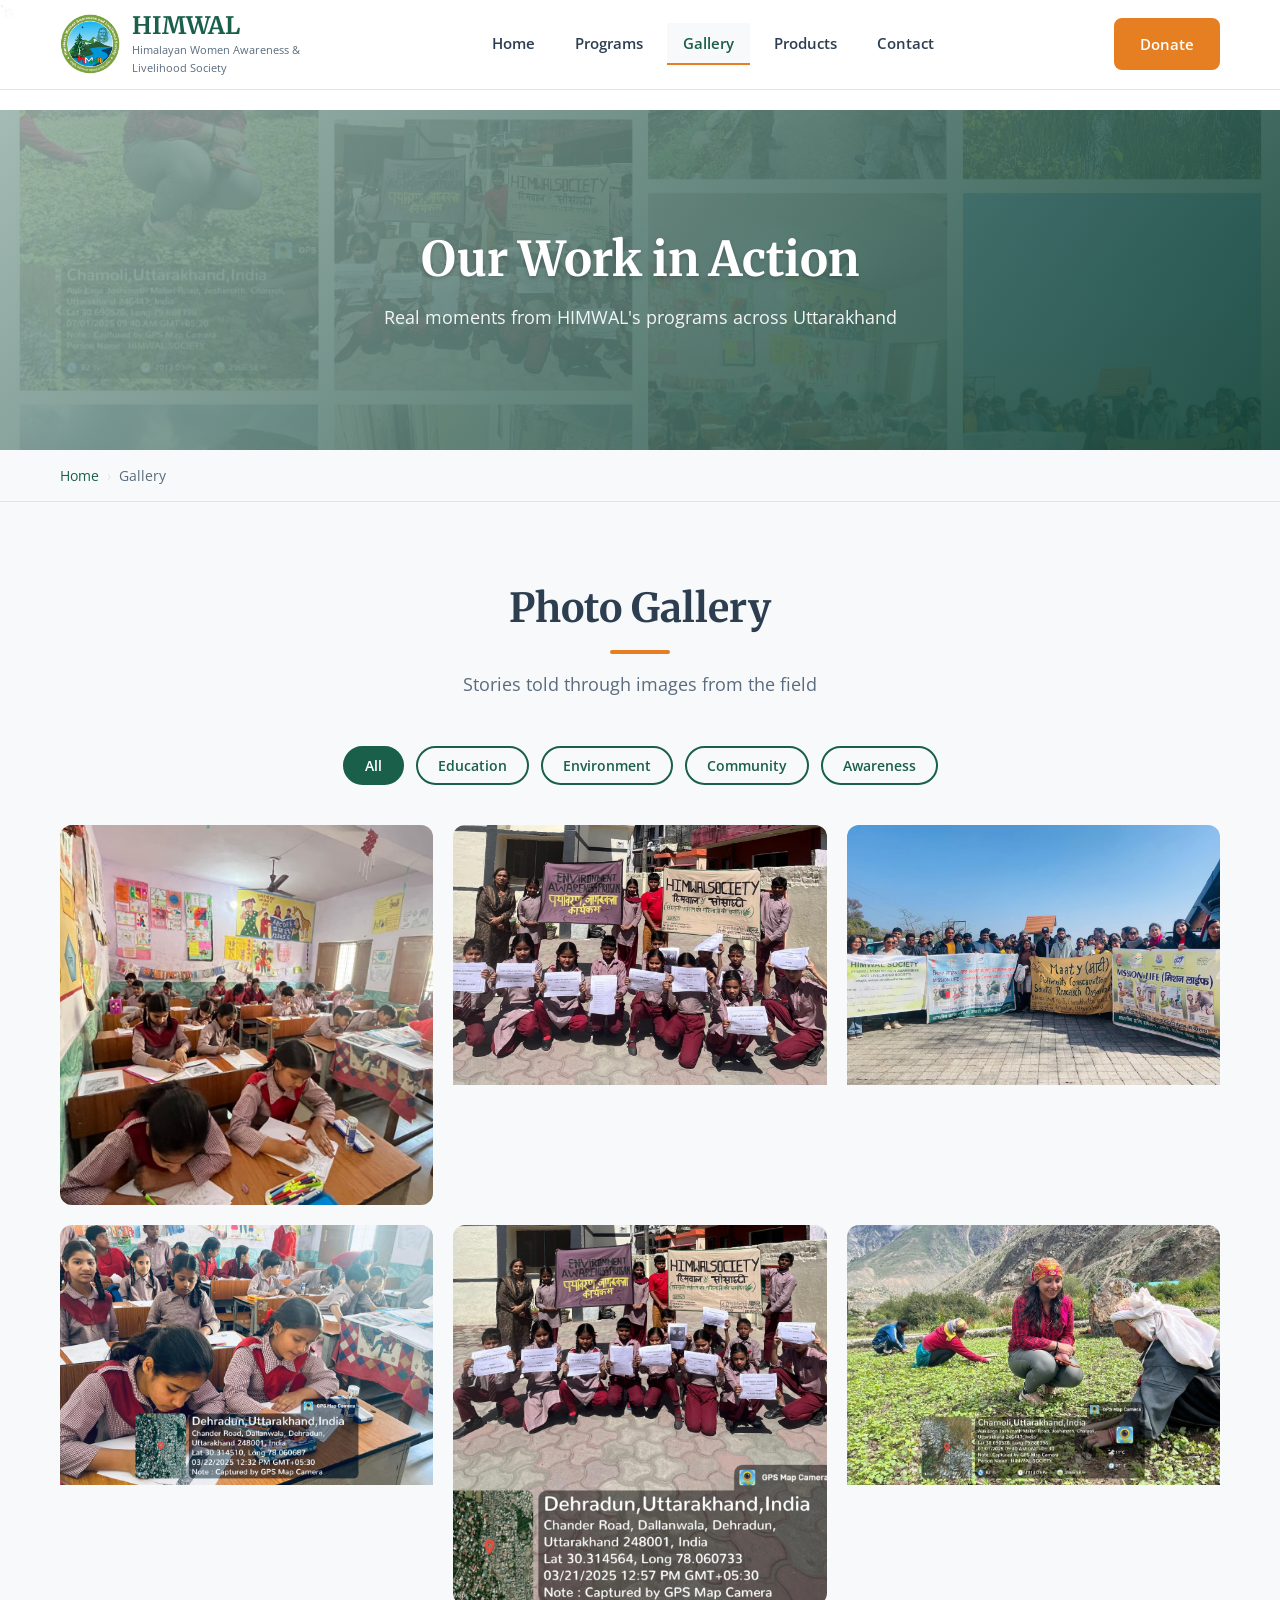
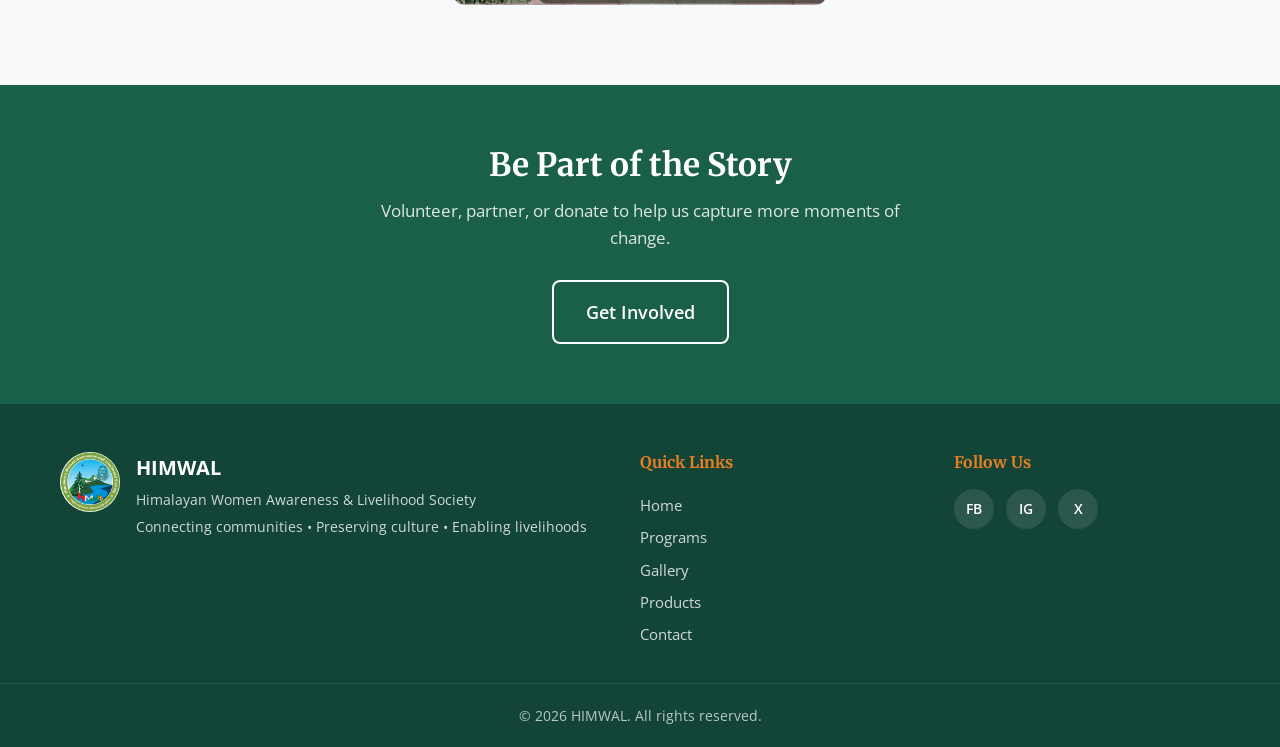
<file: gallery.html>
<!DOCTYPE html>
<html lang="en">
<head>
  <meta charset="utf-8">
  <meta name="viewport" content="width=device-width, initial-scale=1">
  <title>Our Work in Action | HIMWAL</title>
  <meta name="description" content="Photo gallery of HIMWAL's programs and community work across Uttarakhand, India.">
  <!-- Open Graph / Social sharing -->
  <meta property="og:title" content="Our Work in Action — HIMWAL">
  <meta property="og:description" content="Real moments from HIMWAL’s programs and community outreach across the Himalayas.">
  <meta property="og:image" content="https://ASM0107.github.io/HIMWAL-himwallatest/images/LOGO.jpg">
  <meta property="og:url" content="https://ASM0107.github.io/HIMWAL-himwallatest/gallery.html">
  <meta property="og:type" content="website">
  <meta name="twitter:card" content="summary_large_image">`n  <meta name="theme-color" content="#1a5f4a">
  <link rel="preconnect" href="https://fonts.googleapis.com">
  <link rel="preconnect" href="https://fonts.gstatic.com" crossorigin>
  <link href="https://fonts.googleapis.com/css2?family=Merriweather:wght@400;700&family=Open+Sans:wght@400;600&display=swap" rel="stylesheet">
  <link rel="stylesheet" href="styles.css">
  <link rel="icon" type="image/jpeg" href="images/LOGO.jpg">
</head>
<body>
<div id="site-header"></div>

<main id="main-content">

<!-- Page Hero -->
<div class="page-hero">
  <div class="page-hero-overlay"></div>
  <div class="page-hero-content">
    <h1>Our Work in Action</h1>
    <p>Real moments from HIMWAL's programs across Uttarakhand</p>
  </div>
</div>

<!-- Breadcrumb -->
<div class="breadcrumb">
  <div class="container breadcrumb-inner">
    <a href="index.html">Home</a>
    <span class="breadcrumb-sep">›</span>
    <span>Gallery</span>
  </div>
</div>

<!-- Gallery Section -->
<section class="section section-light">
  <div class="container">
    <div class="section-header">
      <h2>Photo Gallery</h2>
      <div class="section-line"></div>
      <p>Stories told through images from the field</p>
    </div>

    <!-- Filter Buttons -->
    <div class="gallery-filter">
      <button class="filter-btn active" data-filter="all">All</button>
      <button class="filter-btn" data-filter="education">Education</button>
      <button class="filter-btn" data-filter="environment">Environment</button>
      <button class="filter-btn" data-filter="community">Community</button>
      <button class="filter-btn" data-filter="awareness">Awareness</button>
    </div>

    <!-- Gallery Grid -->
    <div class="gallery-masonry">

      <div class="gallery-item tall" data-category="education" tabindex="0" role="button" aria-label="View Women's Skill Training" onkeydown="if(event.key==='Enter'||event.key===' ')this.click()">
        <img src="images/classroom.jpeg" alt="Women's skill training program" loading="lazy" width="800" height="1200">
        <div class="gallery-item-overlay">
          <span class="gallery-tag">Education</span>
          <h4>Women's Skill Training</h4>
        </div>
      </div>

      <div class="gallery-item" data-category="environment" tabindex="0" role="button" aria-label="View Glacier Awareness Day" onkeydown="if(event.key==='Enter'||event.key===' ')this.click()">
        <img src="images/kids with banners.jpeg" alt="Children participating in glacier awareness" loading="lazy" width="800" height="600">
        <div class="gallery-item-overlay">
          <span class="gallery-tag">Environment</span>
          <h4>Glacier Awareness Day</h4>
        </div>
      </div>

      <div class="gallery-item" data-category="community" tabindex="0" role="button" aria-label="View Mission Life Campaign" onkeydown="if(event.key==='Enter'||event.key===' ')this.click()">
        <img src="images/people holding banners.jpeg" alt="Community outreach Mission Life campaign" loading="lazy" width="800" height="600">
        <div class="gallery-item-overlay">
          <span class="gallery-tag">Community</span>
          <h4>Mission Life Campaign</h4>
        </div>
      </div>

      <div class="gallery-item" data-category="education" tabindex="0" role="button" aria-label="View Classroom Learning" onkeydown="if(event.key==='Enter'||event.key===' ')this.click()">
        <img src="images/classroom 2 wt details.jpeg" alt="Classroom education in Dehradun" loading="lazy" width="800" height="600">
        <div class="gallery-item-overlay">
          <span class="gallery-tag">Education</span>
          <h4>Classroom Learning</h4>
        </div>
      </div>

      <div class="gallery-item tall" data-category="awareness" tabindex="0" role="button" aria-label="View Youth Engagement" onkeydown="if(event.key==='Enter'||event.key===' ')this.click()">
        <img src="images/kids with banners and loc.jpeg" alt="Environmental awareness with children" loading="lazy" width="800" height="1200">
        <div class="gallery-item-overlay">
          <span class="gallery-tag">Awareness</span>
          <h4>Youth Engagement</h4>
        </div>
      </div>

      <div class="gallery-item" data-category="community" tabindex="0" role="button" aria-label="View Community Gathering" onkeydown="if(event.key==='Enter'||event.key===' ')this.click()">
        <img src="images/titleimg.jpeg" alt="Community gathering in the Himalayas" loading="lazy" width="800" height="600">
        <div class="gallery-item-overlay">
          <span class="gallery-tag">Community</span>
          <h4>Community Gathering</h4>
        </div>
      </div>

    </div>
  </div>
</section>

<!-- CTA -->
<div class="cta-band">
  <div class="container">
    <h2>Be Part of the Story</h2>
    <p>Volunteer, partner, or donate to help us capture more moments of change.</p>
    <a href="index.html#contact" class="btn btn-outline btn-lg">Get Involved</a>
  </div>
</div>
</main>

<div id="site-footer"></div>

<script src="layout.js"></script>
<script src="scripts.js"></script>
</body>
</html>
</file>
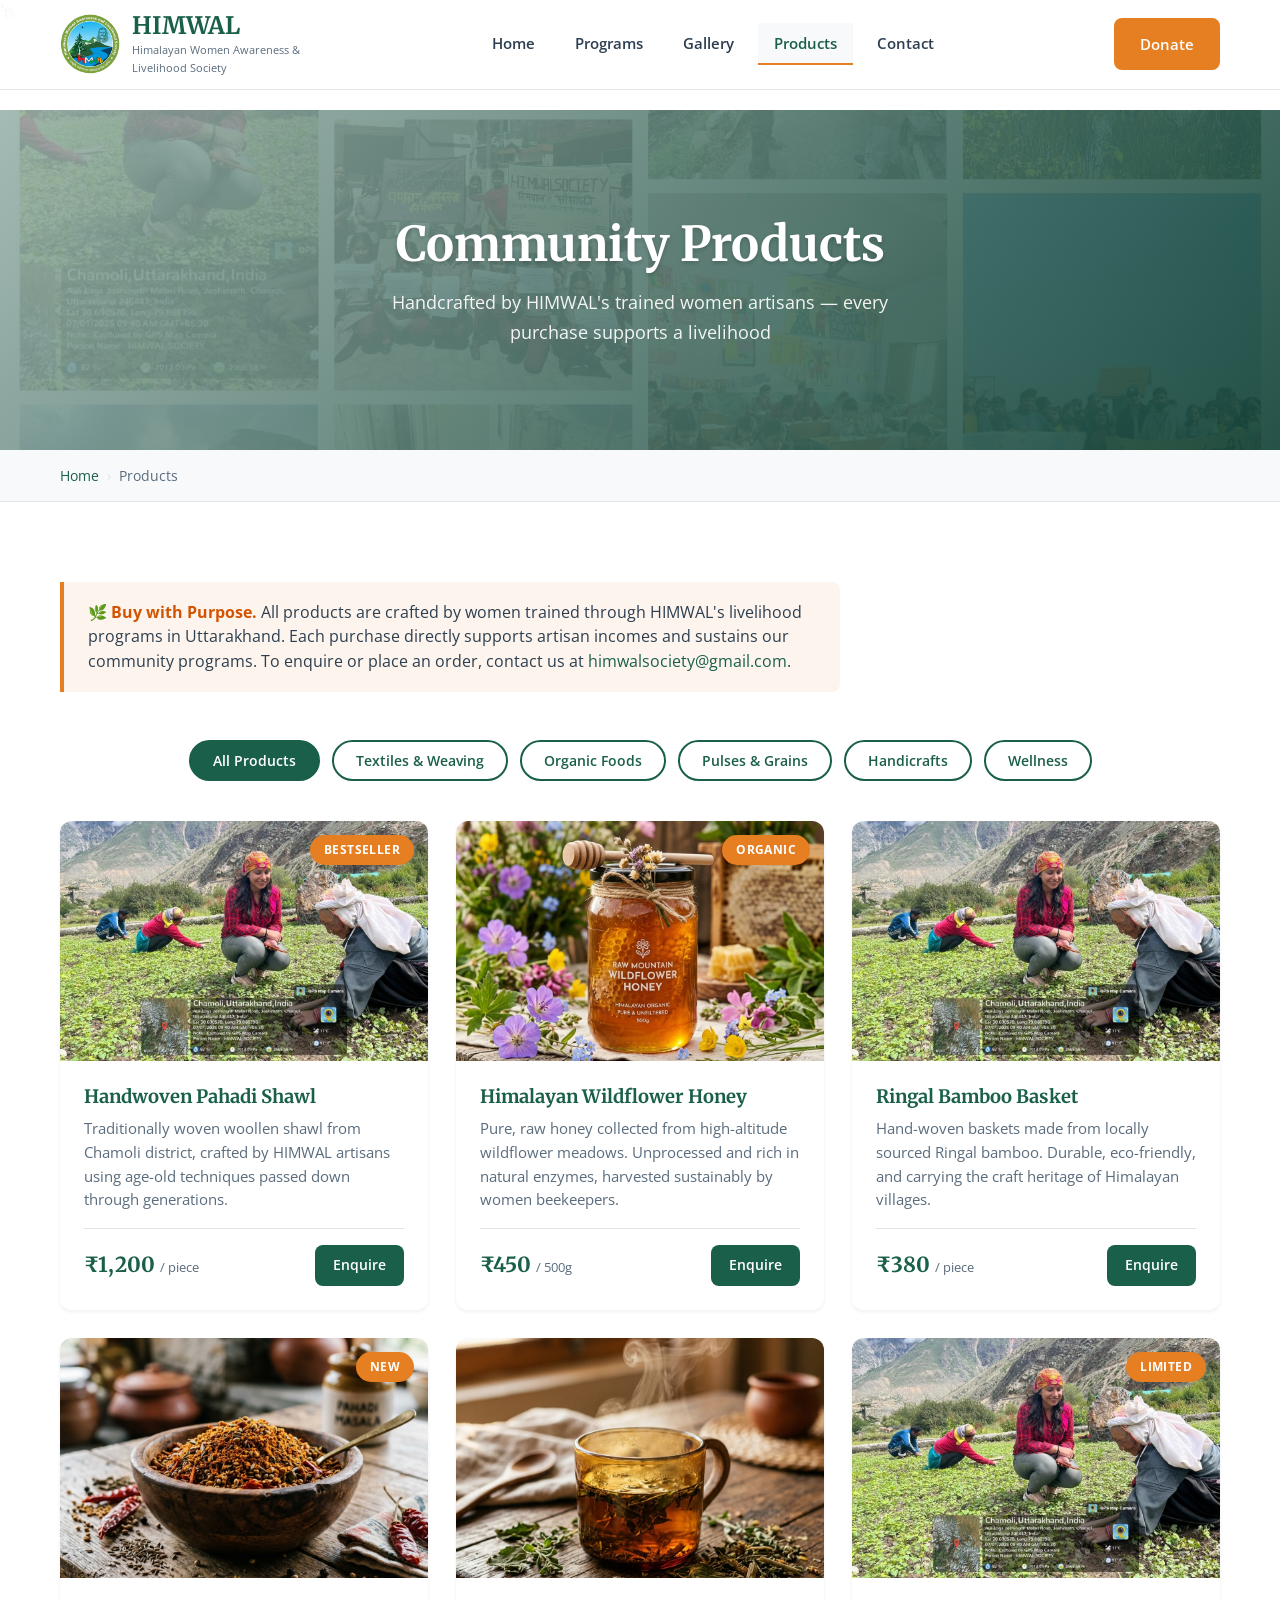
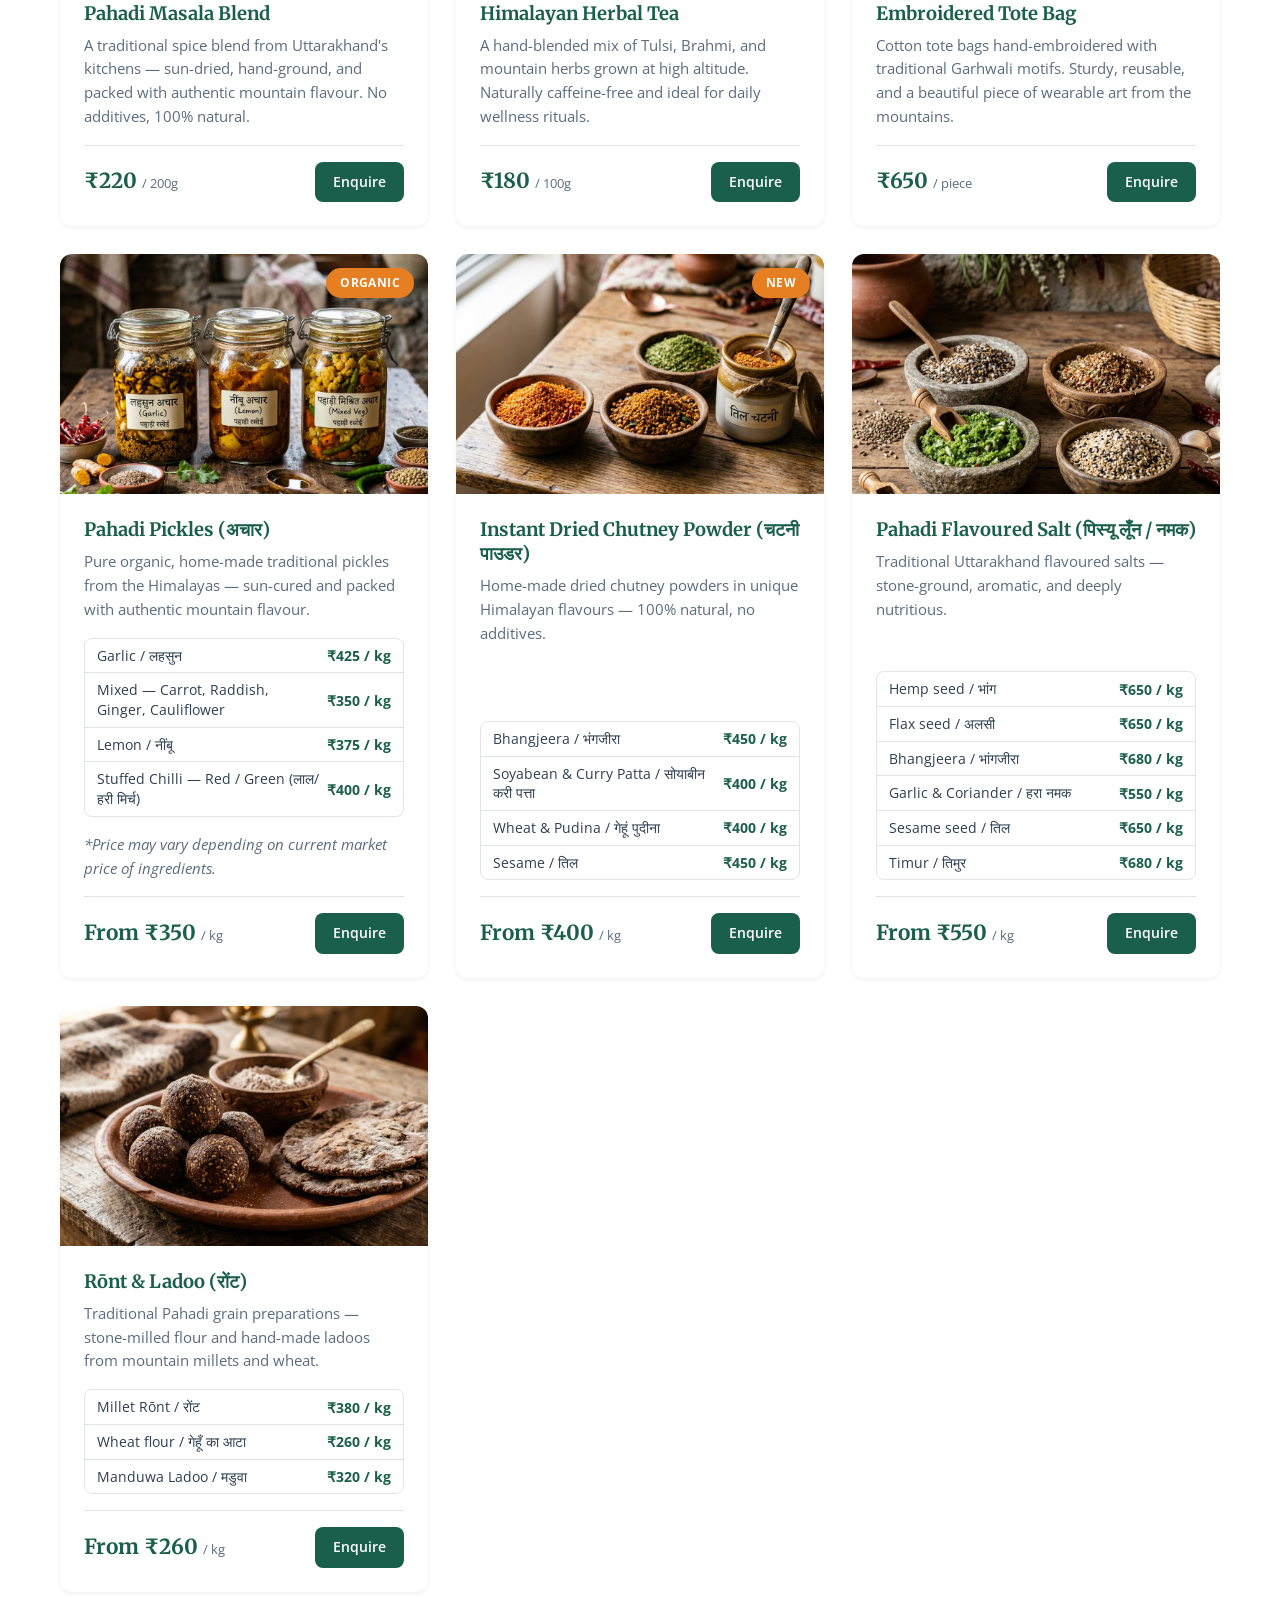
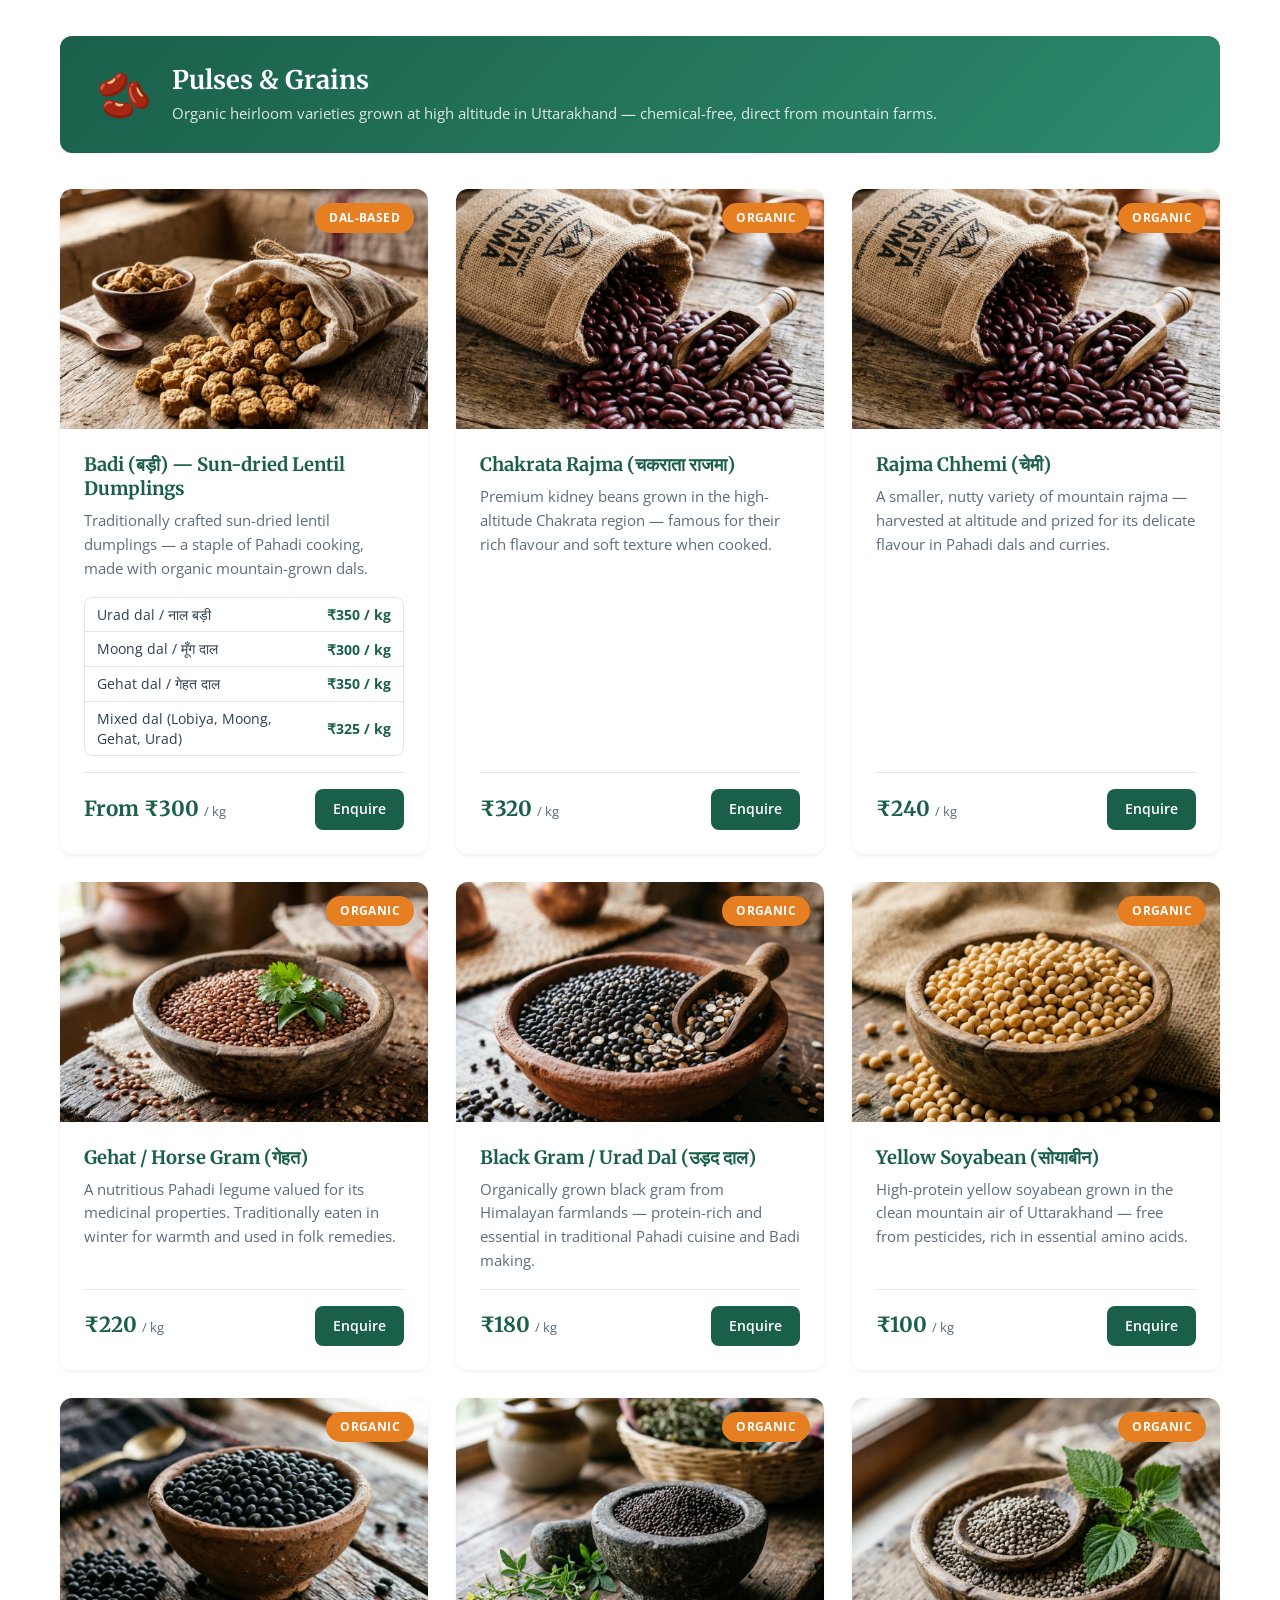
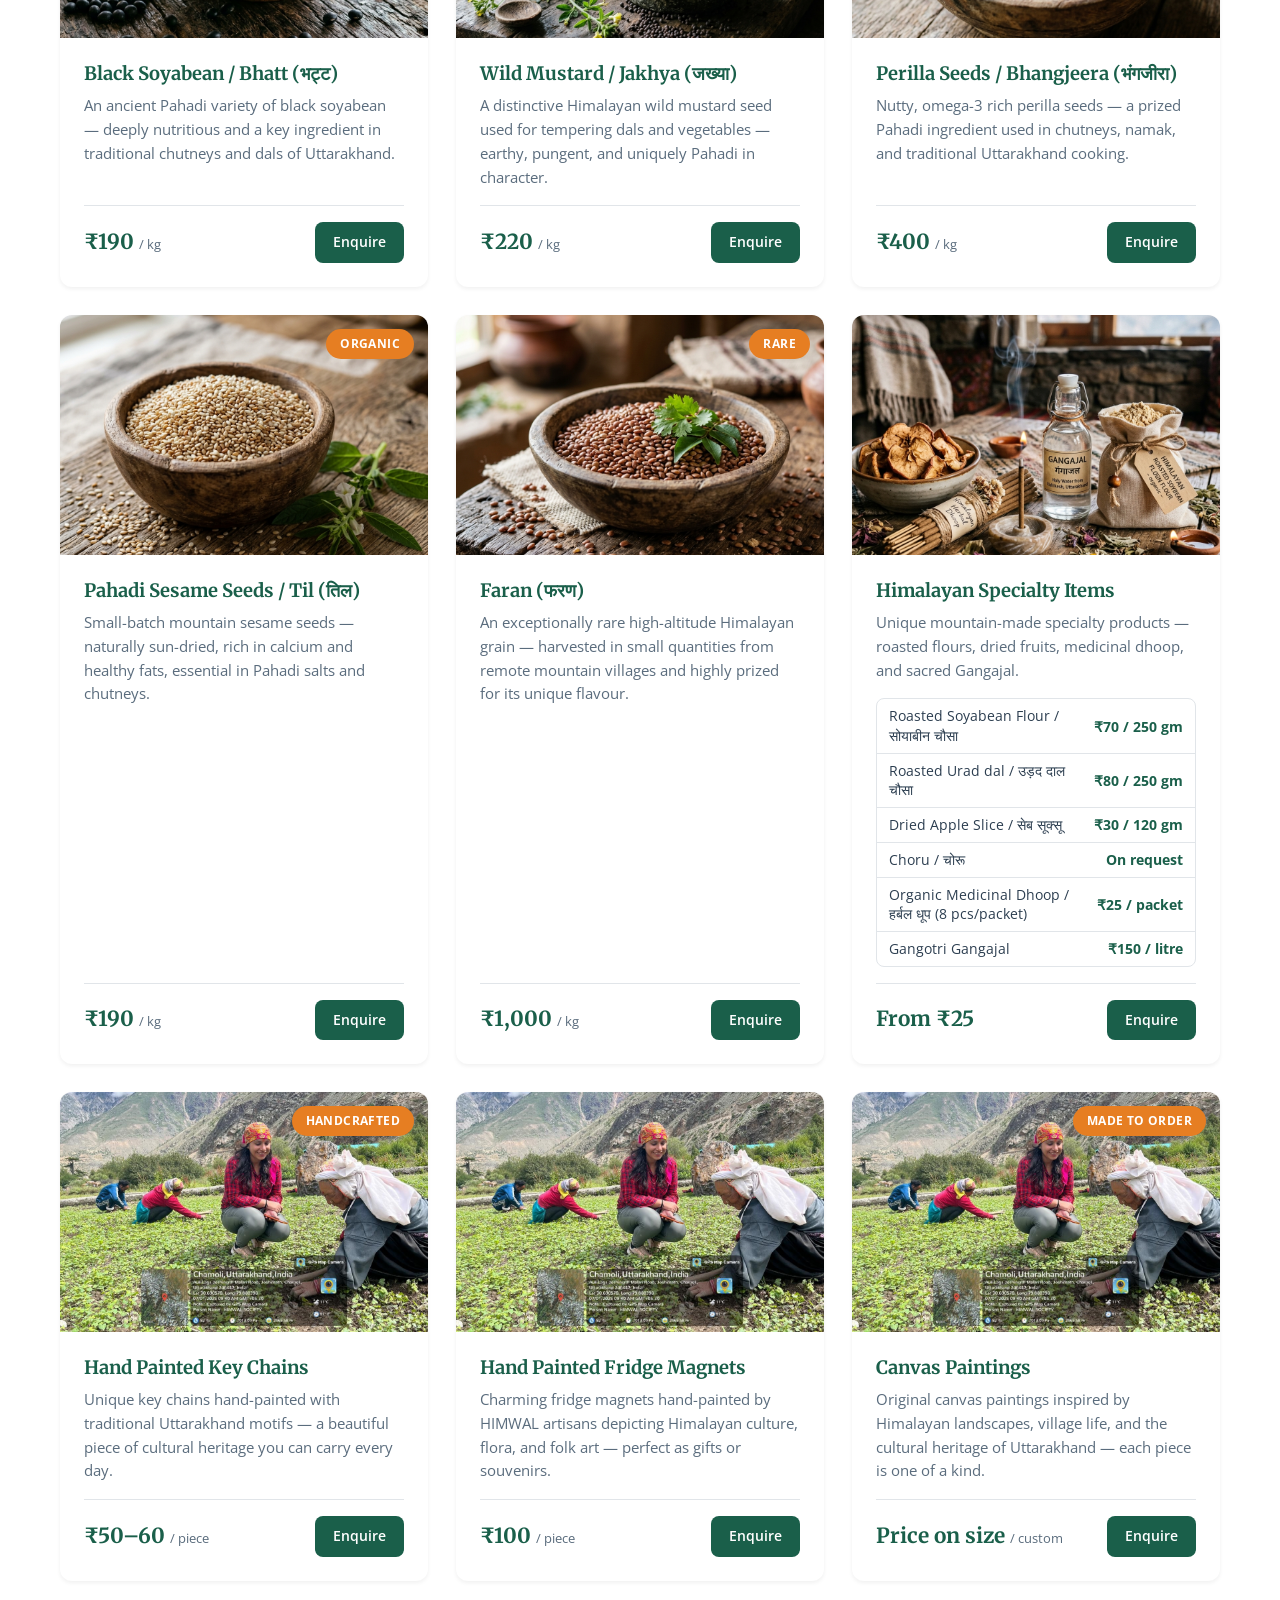
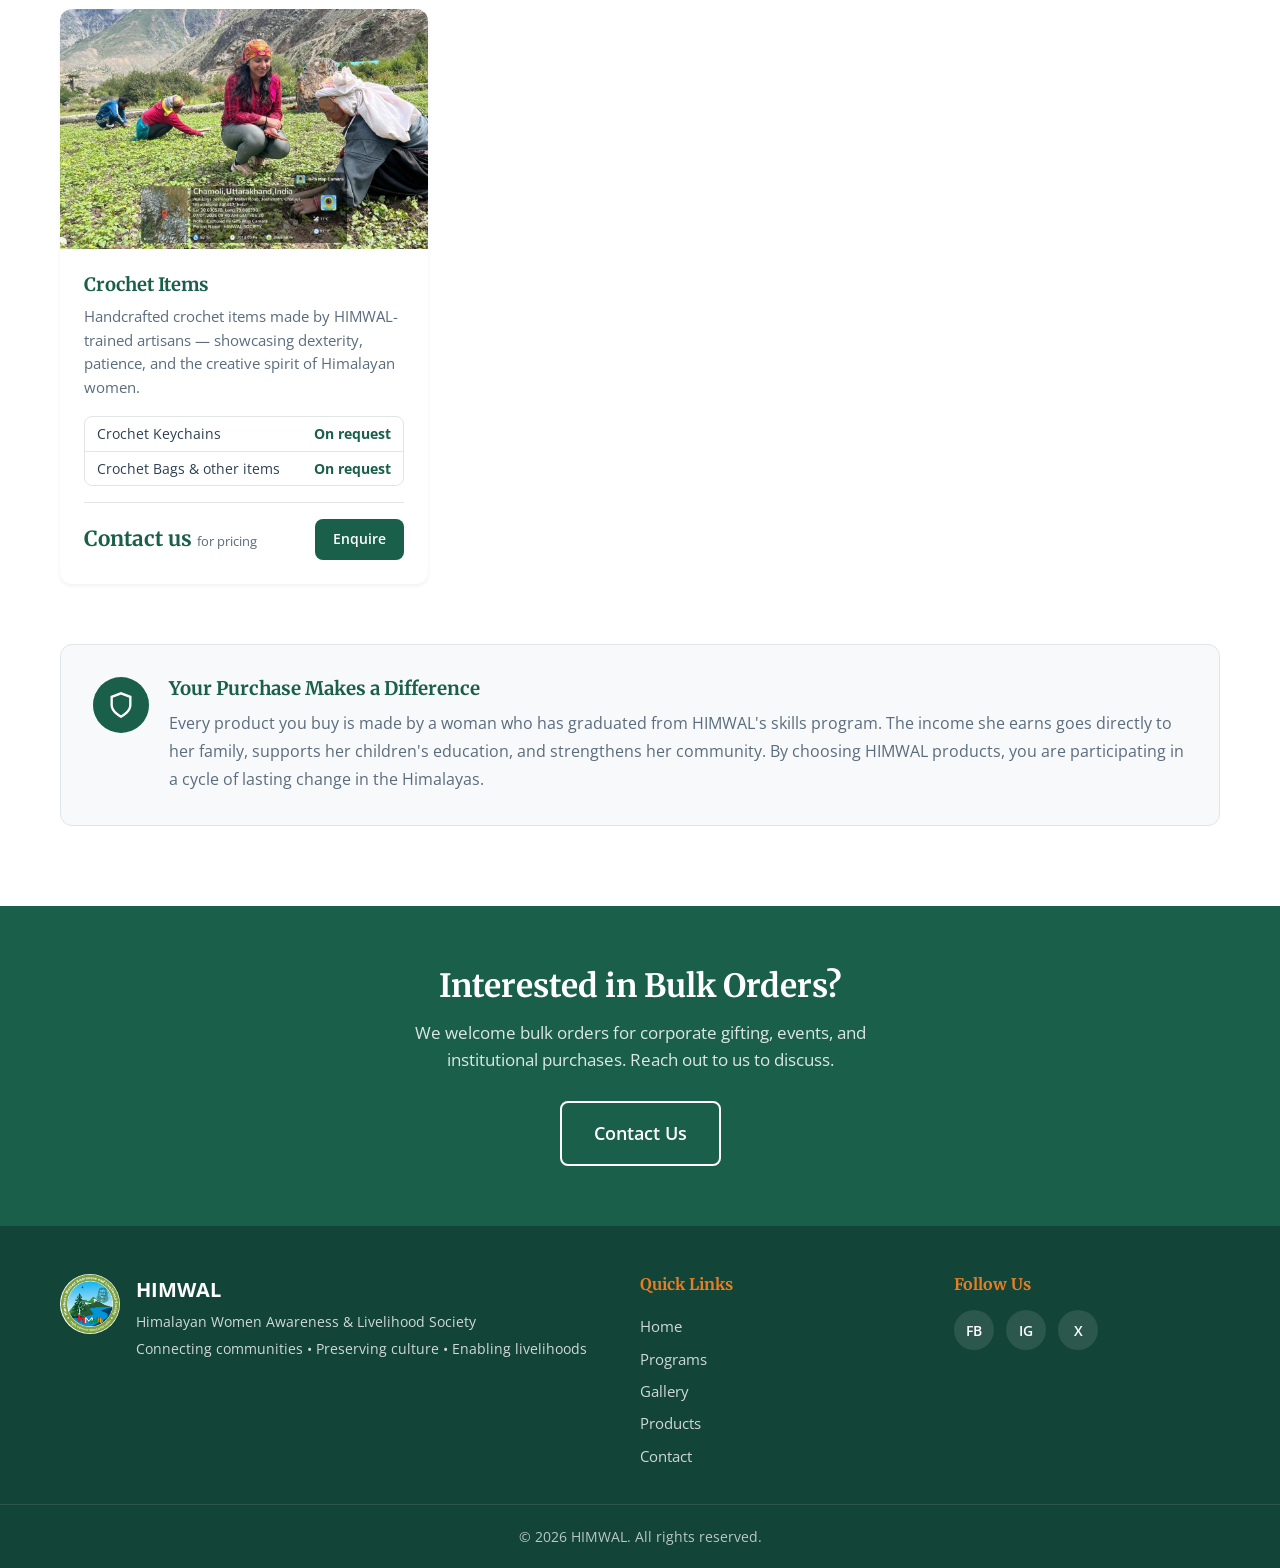
<file: products.html>
<!DOCTYPE html>
<html lang="en">
<head>
  <meta charset="utf-8">
  <meta name="viewport" content="width=device-width, initial-scale=1">
  <title>Community Products | HIMWAL</title>
  <meta name="description" content="Handcrafted products made by HIMWAL's trained women artisans — supporting sustainable livelihoods in Uttarakhand.">
  <!-- Open Graph / Social sharing -->
  <meta property="og:title" content="Community Products — HIMWAL">
  <meta property="og:description" content="Handcrafted by HIMWAL’s trained women artisans — every purchase supports a livelihood in Uttarakhand.">
  <meta property="og:image" content="https://ASM0107.github.io/HIMWAL-himwallatest/images/LOGO.jpg">
  <meta property="og:url" content="https://ASM0107.github.io/HIMWAL-himwallatest/products.html">
  <meta property="og:type" content="website">
  <meta name="twitter:card" content="summary_large_image">`n  <meta name="theme-color" content="#1a5f4a">
  <link rel="preconnect" href="https://fonts.googleapis.com">
  <link rel="preconnect" href="https://fonts.gstatic.com" crossorigin>
  <link href="https://fonts.googleapis.com/css2?family=Merriweather:wght@400;700&family=Open+Sans:wght@400;600&display=swap" rel="stylesheet">
  <link rel="stylesheet" href="styles.css">
  <link rel="icon" type="image/jpeg" href="images/LOGO.jpg">
</head>
<body>
<div id="site-header"></div>

<main id="main-content">

<!-- Page Hero -->
<div class="page-hero">
  <div class="page-hero-overlay"></div>
  <div class="page-hero-content">
    <h1>Community Products</h1>
    <p>Handcrafted by HIMWAL's trained women artisans — every purchase supports a livelihood</p>
  </div>
</div>

<!-- Breadcrumb -->
<div class="breadcrumb">
  <div class="container breadcrumb-inner">
    <a href="index.html">Home</a>
    <span class="breadcrumb-sep">›</span>
    <span>Products</span>
  </div>
</div>

<!-- Products Section -->
<section class="section">
  <div class="container">

    <div class="products-hero-note">
      <strong>🌿 Buy with Purpose.</strong> All products are crafted by women trained through HIMWAL's livelihood programs in Uttarakhand. Each purchase directly supports artisan incomes and sustains our community programs. To enquire or place an order, contact us at <a href="mailto:himwalsociety@gmail.com">himwalsociety@gmail.com</a>.
    </div>

    <!-- Category Tabs -->
    <div class="products-category-tabs">
      <button class="cat-tab active" data-filter="all">All Products</button>
      <button class="cat-tab" data-filter="textiles">Textiles &amp; Weaving</button>
      <button class="cat-tab" data-filter="food">Organic Foods</button>
      <button class="cat-tab" data-filter="pulses">Pulses &amp; Grains</button>
      <button class="cat-tab" data-filter="craft">Handicrafts</button>
      <button class="cat-tab" data-filter="wellness">Wellness</button>
    </div>

    <!-- Products Grid -->
    <div class="products-grid" id="products-grid">

      <div class="product-card" data-category="textiles">
        <div class="product-image">
          <img src="images/titleimg.jpeg" width="600" height="400" alt="Handwoven Pahadi shawl" loading="lazy">
          <span class="product-badge">Bestseller</span>
        </div>
        <div class="product-content">
          <h3>Handwoven Pahadi Shawl</h3>
          <p>Traditionally woven woollen shawl from Chamoli district, crafted by HIMWAL artisans using age-old techniques passed down through generations.</p>
          <div class="product-footer">
            <div class="product-price">₹1,200 <span>/ piece</span></div>
            <a href="mailto:himwalsociety@gmail.com?subject=Enquiry: Handwoven Pahadi Shawl" class="enquire-btn">Enquire</a>
          </div>
        </div>
      </div>

      <div class="product-card" data-category="food">
        <div class="product-image">
          <img src="images/himalayan_honey.png" width="600" height="400" alt="Raw organic Himalayan wildflower honey in a jar with honeycomb" loading="lazy">
          <span class="product-badge">Organic</span>
        </div>
        <div class="product-content">
          <h3>Himalayan Wildflower Honey</h3>
          <p>Pure, raw honey collected from high-altitude wildflower meadows. Unprocessed and rich in natural enzymes, harvested sustainably by women beekeepers.</p>
          <div class="product-footer">
            <div class="product-price">₹450 <span>/ 500g</span></div>
            <a href="mailto:himwalsociety@gmail.com?subject=Enquiry: Himalayan Wildflower Honey" class="enquire-btn">Enquire</a>
          </div>
        </div>
      </div>

      <div class="product-card" data-category="craft">
        <div class="product-image">
          <img src="images/titleimg.jpeg" width="600" height="400" alt="Ringal bamboo basket" loading="lazy">
        </div>
        <div class="product-content">
          <h3>Ringal Bamboo Basket</h3>
          <p>Hand-woven baskets made from locally sourced Ringal bamboo. Durable, eco-friendly, and carrying the craft heritage of Himalayan villages.</p>
          <div class="product-footer">
            <div class="product-price">₹380 <span>/ piece</span></div>
            <a href="mailto:himwalsociety@gmail.com?subject=Enquiry: Ringal Bamboo Basket" class="enquire-btn">Enquire</a>
          </div>
        </div>
      </div>

      <div class="product-card" data-category="food">
        <div class="product-image">
          <img src="images/pahadi_masala.png" width="600" height="400" alt="Traditional Pahadi masala spice blend in a wooden bowl" loading="lazy">
          <span class="product-badge">New</span>
        </div>
        <div class="product-content">
          <h3>Pahadi Masala Blend</h3>
          <p>A traditional spice blend from Uttarakhand's kitchens — sun-dried, hand-ground, and packed with authentic mountain flavour. No additives, 100% natural.</p>
          <div class="product-footer">
            <div class="product-price">₹220 <span>/ 200g</span></div>
            <a href="mailto:himwalsociety@gmail.com?subject=Enquiry: Pahadi Masala Blend" class="enquire-btn">Enquire</a>
          </div>
        </div>
      </div>

      <div class="product-card" data-category="wellness">
        <div class="product-image">
          <img src="images/herbal_tea.png" width="600" height="400" alt="Himalayan herbal tea with tulsi and brahmi herbs" loading="lazy">
        </div>
        <div class="product-content">
          <h3>Himalayan Herbal Tea</h3>
          <p>A hand-blended mix of Tulsi, Brahmi, and mountain herbs grown at high altitude. Naturally caffeine-free and ideal for daily wellness rituals.</p>
          <div class="product-footer">
            <div class="product-price">₹180 <span>/ 100g</span></div>
            <a href="mailto:himwalsociety@gmail.com?subject=Enquiry: Himalayan Herbal Tea" class="enquire-btn">Enquire</a>
          </div>
        </div>
      </div>

      <div class="product-card" data-category="textiles">
        <div class="product-image">
          <img src="images/titleimg.jpeg" width="600" height="400" alt="Embroidered tote bag" loading="lazy">
          <span class="product-badge">Limited</span>
        </div>
        <div class="product-content">
          <h3>Embroidered Tote Bag</h3>
          <p>Cotton tote bags hand-embroidered with traditional Garhwali motifs. Sturdy, reusable, and a beautiful piece of wearable art from the mountains.</p>
          <div class="product-footer">
            <div class="product-price">₹650 <span>/ piece</span></div>
            <a href="mailto:himwalsociety@gmail.com?subject=Enquiry: Embroidered Tote Bag" class="enquire-btn">Enquire</a>
          </div>
        </div>
      </div>

      <!-- ===== PDF PRODUCTS: Pickle ===== -->
      <div class="product-card" data-category="food">
        <div class="product-image">
          <img src="images/pahadi_pickles.png" width="600" height="400" alt="Traditional Pahadi mountain pickles in rustic glass jars" loading="lazy">
          <span class="product-badge">Organic</span>
        </div>
        <div class="product-content">
          <h3>Pahadi Pickles (अचार)</h3>
          <p>Pure organic, home-made traditional pickles from the Himalayas — sun-cured and packed with authentic mountain flavour.</p>
          <div class="product-variants">
            <div class="product-variant-item">
              <span class="v-name">Garlic / लहसुन</span>
              <span class="v-price">₹425 / kg</span>
            </div>
            <div class="product-variant-item">
              <span class="v-name">Mixed — Carrot, Raddish, Ginger, Cauliflower</span>
              <span class="v-price">₹350 / kg</span>
            </div>
            <div class="product-variant-item">
              <span class="v-name">Lemon / नींबू</span>
              <span class="v-price">₹375 / kg</span>
            </div>
            <div class="product-variant-item">
              <span class="v-name">Stuffed Chilli — Red / Green (लाल/हरी मिर्च)</span>
              <span class="v-price">₹400 / kg</span>
            </div>
          </div>
          <p class="product-variant-note">*Price may vary depending on current market price of ingredients.</p>
          <div class="product-footer">
            <div class="product-price">From ₹350 <span>/ kg</span></div>
            <a href="mailto:himwalsociety@gmail.com?subject=Enquiry: Pahadi Pickles" class="enquire-btn">Enquire</a>
          </div>
        </div>
      </div>

      <!-- ===== Instant Dried Chutney Powder ===== -->
      <div class="product-card" data-category="food">
        <div class="product-image">
          <img src="images/chutney_powder.png" width="600" height="400" alt="Colorful dried chutney powder in small wooden bowls" loading="lazy">
          <span class="product-badge">New</span>
        </div>
        <div class="product-content">
          <h3>Instant Dried Chutney Powder (चटनी पाउडर)</h3>
          <p>Home-made dried chutney powders in unique Himalayan flavours — 100% natural, no additives.</p>
          <div class="product-variants">
            <div class="product-variant-item">
              <span class="v-name">Bhangjeera / भंगजीरा</span>
              <span class="v-price">₹450 / kg</span>
            </div>
            <div class="product-variant-item">
              <span class="v-name">Soyabean &amp; Curry Patta / सोयाबीन करी पत्ता</span>
              <span class="v-price">₹400 / kg</span>
            </div>
            <div class="product-variant-item">
              <span class="v-name">Wheat &amp; Pudina / गेहूं पुदीना</span>
              <span class="v-price">₹400 / kg</span>
            </div>
            <div class="product-variant-item">
              <span class="v-name">Sesame / तिल</span>
              <span class="v-price">₹450 / kg</span>
            </div>
          </div>
          <div class="product-footer">
            <div class="product-price">From ₹400 <span>/ kg</span></div>
            <a href="mailto:himwalsociety@gmail.com?subject=Enquiry: Chutney Powder" class="enquire-btn">Enquire</a>
          </div>
        </div>
      </div>

      <!-- ===== Pahadi Namak ===== -->
      <div class="product-card" data-category="food">
        <div class="product-image">
          <img src="images/pahadi_namak.png" width="600" height="400" alt="Pahadi flavoured salt in stone bowls" loading="lazy">
        </div>
        <div class="product-content">
          <h3>Pahadi Flavoured Salt (पिस्यू लूँन / नमक)</h3>
          <p>Traditional Uttarakhand flavoured salts — stone-ground, aromatic, and deeply nutritious.</p>
          <div class="product-variants">
            <div class="product-variant-item">
              <span class="v-name">Hemp seed / भांग</span>
              <span class="v-price">₹650 / kg</span>
            </div>
            <div class="product-variant-item">
              <span class="v-name">Flax seed / अलसी</span>
              <span class="v-price">₹650 / kg</span>
            </div>
            <div class="product-variant-item">
              <span class="v-name">Bhangjeera / भांगजीरा</span>
              <span class="v-price">₹680 / kg</span>
            </div>
            <div class="product-variant-item">
              <span class="v-name">Garlic &amp; Coriander / हरा नमक</span>
              <span class="v-price">₹550 / kg</span>
            </div>
            <div class="product-variant-item">
              <span class="v-name">Sesame seed / तिल</span>
              <span class="v-price">₹650 / kg</span>
            </div>
            <div class="product-variant-item">
              <span class="v-name">Timur / तिमुर</span>
              <span class="v-price">₹680 / kg</span>
            </div>
          </div>
          <div class="product-footer">
            <div class="product-price">From ₹550 <span>/ kg</span></div>
            <a href="mailto:himwalsociety@gmail.com?subject=Enquiry: Pahadi Namak" class="enquire-btn">Enquire</a>
          </div>
        </div>
      </div>

      <!-- ===== Ront & Ladoo ===== -->
      <div class="product-card" data-category="food">
        <div class="product-image">
          <img src="images/ront_ladoo.png" width="600" height="400" alt="Traditional Pahadi millet ladoo and rōnt flatbread" loading="lazy">
        </div>
        <div class="product-content">
          <h3>Rōnt &amp; Ladoo (रोंट)</h3>
          <p>Traditional Pahadi grain preparations — stone-milled flour and hand-made ladoos from mountain millets and wheat.</p>
          <div class="product-variants">
            <div class="product-variant-item">
              <span class="v-name">Millet Rōnt / रोंट</span>
              <span class="v-price">₹380 / kg</span>
            </div>
            <div class="product-variant-item">
              <span class="v-name">Wheat flour / गेहूँ का आटा</span>
              <span class="v-price">₹260 / kg</span>
            </div>
            <div class="product-variant-item">
              <span class="v-name">Manduwa Ladoo / मडुवा</span>
              <span class="v-price">₹320 / kg</span>
            </div>
          </div>
          <div class="product-footer">
            <div class="product-price">From ₹260 <span>/ kg</span></div>
            <a href="mailto:himwalsociety@gmail.com?subject=Enquiry: Ront and Ladoo" class="enquire-btn">Enquire</a>
          </div>
        </div>
      </div>

      <!-- ===== PULSES & GRAINS SECTION DIVIDER ===== -->
      <div class="products-section-divider" data-category="pulses">
        <div class="products-section-divider-inner">
          <span class="products-section-divider-icon">🫘</span>
          <div>
            <h2>Pulses &amp; Grains</h2>
            <p>Organic heirloom varieties grown at high altitude in Uttarakhand — chemical-free, direct from mountain farms.</p>
          </div>
        </div>
      </div>

      <!-- Badi — Sun-dried Lentil Dumplings -->
      <div class="product-card" data-category="pulses">
        <div class="product-image">
          <img src="images/badi_dumplings.png" width="600" height="400" alt="Sun-dried lentil dumplings (badi) on a wooden surface" loading="lazy">
          <span class="product-badge">Dal-based</span>
        </div>
        <div class="product-content">
          <h3>Badi (बड़ी) — Sun-dried Lentil Dumplings</h3>
          <p>Traditionally crafted sun-dried lentil dumplings — a staple of Pahadi cooking, made with organic mountain-grown dals.</p>
          <div class="product-variants">
            <div class="product-variant-item">
              <span class="v-name">Urad dal / नाल बड़ी</span>
              <span class="v-price">₹350 / kg</span>
            </div>
            <div class="product-variant-item">
              <span class="v-name">Moong dal / मूँग दाल</span>
              <span class="v-price">₹300 / kg</span>
            </div>
            <div class="product-variant-item">
              <span class="v-name">Gehat dal / गेहत दाल</span>
              <span class="v-price">₹350 / kg</span>
            </div>
            <div class="product-variant-item">
              <span class="v-name">Mixed dal (Lobiya, Moong, Gehat, Urad)</span>
              <span class="v-price">₹325 / kg</span>
            </div>
          </div>
          <div class="product-footer">
            <div class="product-price">From ₹300 <span>/ kg</span></div>
            <a href="mailto:himwalsociety@gmail.com?subject=Enquiry: Badi" class="enquire-btn">Enquire</a>
          </div>
        </div>
      </div>

      <!-- Kidney Bean / Chakrata Rajma -->
      <div class="product-card" data-category="pulses">
        <div class="product-image">
          <img src="images/rajma_chakrata.png" width="600" height="400" alt="Chakrata Rajma kidney beans from high-altitude Himalayan farms" loading="lazy">
          <span class="product-badge">Organic</span>
        </div>
        <div class="product-content">
          <h3>Chakrata Rajma (चकराता राजमा)</h3>
          <p>Premium kidney beans grown in the high-altitude Chakrata region — famous for their rich flavour and soft texture when cooked.</p>
          <div class="product-footer">
            <div class="product-price">₹320 <span>/ kg</span></div>
            <a href="mailto:himwalsociety@gmail.com?subject=Enquiry: Chakrata Rajma" class="enquire-btn">Enquire</a>
          </div>
        </div>
      </div>

      <!-- Rajma Chhemi -->
      <div class="product-card" data-category="pulses">
        <div class="product-image">
          <img src="images/rajma_chakrata.png" width="600" height="400" alt="Rajma Chhemi small mountain rajma variety" loading="lazy">
          <span class="product-badge">Organic</span>
        </div>
        <div class="product-content">
          <h3>Rajma Chhemi (चेमी)</h3>
          <p>A smaller, nutty variety of mountain rajma — harvested at altitude and prized for its delicate flavour in Pahadi dals and curries.</p>
          <div class="product-footer">
            <div class="product-price">₹240 <span>/ kg</span></div>
            <a href="mailto:himwalsociety@gmail.com?subject=Enquiry: Rajma Chhemi" class="enquire-btn">Enquire</a>
          </div>
        </div>
      </div>

      <!-- Gehat -->
      <div class="product-card" data-category="pulses">
        <div class="product-image">
          <img src="images/gehat_horsegram.png" width="600" height="400" alt="Organic Gehat horse gram lentils in a wooden bowl" loading="lazy">
          <span class="product-badge">Organic</span>
        </div>
        <div class="product-content">
          <h3>Gehat / Horse Gram (गेहत)</h3>
          <p>A nutritious Pahadi legume valued for its medicinal properties. Traditionally eaten in winter for warmth and used in folk remedies.</p>
          <div class="product-footer">
            <div class="product-price">₹220 <span>/ kg</span></div>
            <a href="mailto:himwalsociety@gmail.com?subject=Enquiry: Gehat" class="enquire-btn">Enquire</a>
          </div>
        </div>
      </div>

      <!-- Black gram / Urad dal -->
      <div class="product-card" data-category="pulses">
        <div class="product-image">
          <img src="images/urad_dal.png" width="600" height="400" alt="Organic black gram urad dal in a clay bowl" loading="lazy">
          <span class="product-badge">Organic</span>
        </div>
        <div class="product-content">
          <h3>Black Gram / Urad Dal (उड़द दाल)</h3>
          <p>Organically grown black gram from Himalayan farmlands — protein-rich and essential in traditional Pahadi cuisine and Badi making.</p>
          <div class="product-footer">
            <div class="product-price">₹180 <span>/ kg</span></div>
            <a href="mailto:himwalsociety@gmail.com?subject=Enquiry: Urad Dal" class="enquire-btn">Enquire</a>
          </div>
        </div>
      </div>

      <!-- Yellow Soyabean -->
      <div class="product-card" data-category="pulses">
        <div class="product-image">
          <img src="images/soyabean_yellow.png" width="600" height="400" alt="Organic yellow soyabean seeds in a wooden bowl" loading="lazy">
          <span class="product-badge">Organic</span>
        </div>
        <div class="product-content">
          <h3>Yellow Soyabean (सोयाबीन)</h3>
          <p>High-protein yellow soyabean grown in the clean mountain air of Uttarakhand — free from pesticides, rich in essential amino acids.</p>
          <div class="product-footer">
            <div class="product-price">₹100 <span>/ kg</span></div>
            <a href="mailto:himwalsociety@gmail.com?subject=Enquiry: Yellow Soyabean" class="enquire-btn">Enquire</a>
          </div>
        </div>
      </div>

      <!-- Black Soyabean / Bhatt -->
      <div class="product-card" data-category="pulses">
        <div class="product-image">
          <img src="images/bhatt_soyabean.png" width="600" height="400" alt="Organic black soyabean Bhatt in an earthen clay bowl" loading="lazy">
          <span class="product-badge">Organic</span>
        </div>
        <div class="product-content">
          <h3>Black Soyabean / Bhatt (भट्ट)</h3>
          <p>An ancient Pahadi variety of black soyabean — deeply nutritious and a key ingredient in traditional chutneys and dals of Uttarakhand.</p>
          <div class="product-footer">
            <div class="product-price">₹190 <span>/ kg</span></div>
            <a href="mailto:himwalsociety@gmail.com?subject=Enquiry: Black Soyabean Bhatt" class="enquire-btn">Enquire</a>
          </div>
        </div>
      </div>

      <!-- Wild Mustard / Jakhya -->
      <div class="product-card" data-category="pulses">
        <div class="product-image">
          <img src="images/jakhya_mustard.png" width="600" height="400" alt="Wild Himalayan mustard seeds Jakhya in a stone mortar" loading="lazy">
          <span class="product-badge">Organic</span>
        </div>
        <div class="product-content">
          <h3>Wild Mustard / Jakhya (जख्या)</h3>
          <p>A distinctive Himalayan wild mustard seed used for tempering dals and vegetables — earthy, pungent, and uniquely Pahadi in character.</p>
          <div class="product-footer">
            <div class="product-price">₹220 <span>/ kg</span></div>
            <a href="mailto:himwalsociety@gmail.com?subject=Enquiry: Jakhya Wild Mustard" class="enquire-btn">Enquire</a>
          </div>
        </div>
      </div>

      <!-- Perilla seeds / Bhangjeera -->
      <div class="product-card" data-category="pulses">
        <div class="product-image">
          <img src="images/bhangjeera_perilla.png" width="600" height="400" alt="Perilla seeds Bhangjeera in a wooden spoon and bowl" loading="lazy">
          <span class="product-badge">Organic</span>
        </div>
        <div class="product-content">
          <h3>Perilla Seeds / Bhangjeera (भंगजीरा)</h3>
          <p>Nutty, omega-3 rich perilla seeds — a prized Pahadi ingredient used in chutneys, namak, and traditional Uttarakhand cooking.</p>
          <div class="product-footer">
            <div class="product-price">₹400 <span>/ kg</span></div>
            <a href="mailto:himwalsociety@gmail.com?subject=Enquiry: Perilla Seeds Bhangjeera" class="enquire-btn">Enquire</a>
          </div>
        </div>
      </div>

      <!-- Pahadi Sesame seeds / Til -->
      <div class="product-card" data-category="pulses">
        <div class="product-image">
          <img src="images/til_sesame.png" width="600" height="400" alt="Pahadi sesame seeds in a small wooden bowl" loading="lazy">
          <span class="product-badge">Organic</span>
        </div>
        <div class="product-content">
          <h3>Pahadi Sesame Seeds / Til (तिल)</h3>
          <p>Small-batch mountain sesame seeds — naturally sun-dried, rich in calcium and healthy fats, essential in Pahadi salts and chutneys.</p>
          <div class="product-footer">
            <div class="product-price">₹190 <span>/ kg</span></div>
            <a href="mailto:himwalsociety@gmail.com?subject=Enquiry: Pahadi Sesame Seeds" class="enquire-btn">Enquire</a>
          </div>
        </div>
      </div>

      <!-- Faran -->
      <div class="product-card" data-category="pulses">
        <div class="product-image">
          <img src="images/gehat_horsegram.png" width="600" height="400" alt="Rare Himalayan Faran grain in a clay bowl" loading="lazy">
          <span class="product-badge">Rare</span>
        </div>
        <div class="product-content">
          <h3>Faran (फरण)</h3>
          <p>An exceptionally rare high-altitude Himalayan grain — harvested in small quantities from remote mountain villages and highly prized for its unique flavour.</p>
          <div class="product-footer">
            <div class="product-price">₹1,000 <span>/ kg</span></div>
            <a href="mailto:himwalsociety@gmail.com?subject=Enquiry: Faran" class="enquire-btn">Enquire</a>
          </div>
        </div>
      </div>

      <!-- ===== Himalayan Specialty Items ===== -->
      <div class="product-card" data-category="food">
        <div class="product-image">
          <img src="images/himalayan_specialty.png" width="600" height="400" alt="Assorted Himalayan specialty items including dhoop, Gangajal, and dried apple slices" loading="lazy">
        </div>
        <div class="product-content">
          <h3>Himalayan Specialty Items</h3>
          <p>Unique mountain-made specialty products — roasted flours, dried fruits, medicinal dhoop, and sacred Gangajal.</p>
          <div class="product-variants">
            <div class="product-variant-item">
              <span class="v-name">Roasted Soyabean Flour / सोयाबीन चौसा</span>
              <span class="v-price">₹70 / 250 gm</span>
            </div>
            <div class="product-variant-item">
              <span class="v-name">Roasted Urad dal / उड़द दाल चौसा</span>
              <span class="v-price">₹80 / 250 gm</span>
            </div>
            <div class="product-variant-item">
              <span class="v-name">Dried Apple Slice / सेब सूक्सू</span>
              <span class="v-price">₹30 / 120 gm</span>
            </div>
            <div class="product-variant-item">
              <span class="v-name">Choru / चोरू</span>
              <span class="v-price">On request</span>
            </div>
            <div class="product-variant-item">
              <span class="v-name">Organic Medicinal Dhoop / हर्बल धूप (8 pcs/packet)</span>
              <span class="v-price">₹25 / packet</span>
            </div>
            <div class="product-variant-item">
              <span class="v-name">Gangotri Gangajal</span>
              <span class="v-price">₹150 / litre</span>
            </div>
          </div>
          <div class="product-footer">
            <div class="product-price">From ₹25</div>
            <a href="mailto:himwalsociety@gmail.com?subject=Enquiry: Himalayan Specialty Items" class="enquire-btn">Enquire</a>
          </div>
        </div>
      </div>

      <!-- ===== Hand Painted Key Chains ===== -->
      <div class="product-card" data-category="craft">
        <div class="product-image">
          <img src="images/titleimg.jpeg" width="600" height="400" alt="Hand painted Pahadi keychains with folk art motifs" loading="lazy">
          <span class="product-badge">Handcrafted</span>
        </div>
        <div class="product-content">
          <h3>Hand Painted Key Chains</h3>
          <p>Unique key chains hand-painted with traditional Uttarakhand motifs — a beautiful piece of cultural heritage you can carry every day.</p>
          <div class="product-footer">
            <div class="product-price">₹50–60 <span>/ piece</span></div>
            <a href="mailto:himwalsociety@gmail.com?subject=Enquiry: Hand Painted Key Chains" class="enquire-btn">Enquire</a>
          </div>
        </div>
      </div>

      <!-- ===== Hand Painted Fridge Magnets ===== -->
      <div class="product-card" data-category="craft">
        <div class="product-image">
          <img src="images/titleimg.jpeg" width="600" height="400" alt="Hand painted fridge magnets with Himalayan folk art" loading="lazy">
        </div>
        <div class="product-content">
          <h3>Hand Painted Fridge Magnets</h3>
          <p>Charming fridge magnets hand-painted by HIMWAL artisans depicting Himalayan culture, flora, and folk art — perfect as gifts or souvenirs.</p>
          <div class="product-footer">
            <div class="product-price">₹100 <span>/ piece</span></div>
            <a href="mailto:himwalsociety@gmail.com?subject=Enquiry: Hand Painted Fridge Magnets" class="enquire-btn">Enquire</a>
          </div>
        </div>
      </div>

      <!-- ===== Canvas Paintings ===== -->
      <div class="product-card" data-category="craft">
        <div class="product-image">
          <img src="images/titleimg.jpeg" width="600" height="400" alt="Original canvas painting of Himalayan landscape" loading="lazy">
          <span class="product-badge">Made to Order</span>
        </div>
        <div class="product-content">
          <h3>Canvas Paintings</h3>
          <p>Original canvas paintings inspired by Himalayan landscapes, village life, and the cultural heritage of Uttarakhand — each piece is one of a kind.</p>
          <div class="product-footer">
            <div class="product-price">Price on size <span>/ custom</span></div>
            <a href="mailto:himwalsociety@gmail.com?subject=Enquiry: Canvas Paintings" class="enquire-btn">Enquire</a>
          </div>
        </div>
      </div>

      <!-- ===== Crochet Items ===== -->
      <div class="product-card" data-category="craft">
        <div class="product-image">
          <img src="images/titleimg.jpeg" width="600" height="400" alt="Crochet bags and keychains by HIMWAL artisans" loading="lazy">
        </div>
        <div class="product-content">
          <h3>Crochet Items</h3>
          <p>Handcrafted crochet items made by HIMWAL-trained artisans — showcasing dexterity, patience, and the creative spirit of Himalayan women.</p>
          <div class="product-variants">
            <div class="product-variant-item">
              <span class="v-name">Crochet Keychains</span>
              <span class="v-price">On request</span>
            </div>
            <div class="product-variant-item">
              <span class="v-name">Crochet Bags &amp; other items</span>
              <span class="v-price">On request</span>
            </div>
          </div>
          <div class="product-footer">
            <div class="product-price">Contact us <span>for pricing</span></div>
            <a href="mailto:himwalsociety@gmail.com?subject=Enquiry: Crochet Items" class="enquire-btn">Enquire</a>
          </div>
        </div>
      </div>

    </div><!-- /products-grid -->

    <!-- Impact Note -->
    <div class="impact-note">
      <div class="impact-note-icon">
        <svg viewBox="0 0 24 24" fill="none" stroke="currentColor" stroke-width="2">
          <path d="M12 22s8-4 8-10V5l-8-3-8 3v7c0 6 8 10 8 10z"/>
        </svg>
      </div>
      <div class="impact-note-text">
        <h3>Your Purchase Makes a Difference</h3>
        <p>Every product you buy is made by a woman who has graduated from HIMWAL's skills program. The income she earns goes directly to her family, supports her children's education, and strengthens her community. By choosing HIMWAL products, you are participating in a cycle of lasting change in the Himalayas.</p>
      </div>
    </div>

  </div>
</section>

<!-- CTA -->
<div class="cta-band">
  <div class="container">
    <h2>Interested in Bulk Orders?</h2>
    <p>We welcome bulk orders for corporate gifting, events, and institutional purchases. Reach out to us to discuss.</p>
    <a href="mailto:himwalsociety@gmail.com?subject=Bulk Order Enquiry" class="btn btn-outline btn-lg">Contact Us</a>
  </div>
</div>
</main>

<div id="site-footer"></div>

<script src="layout.js"></script>
<script src="scripts.js"></script>

</body>
</html>
</file>
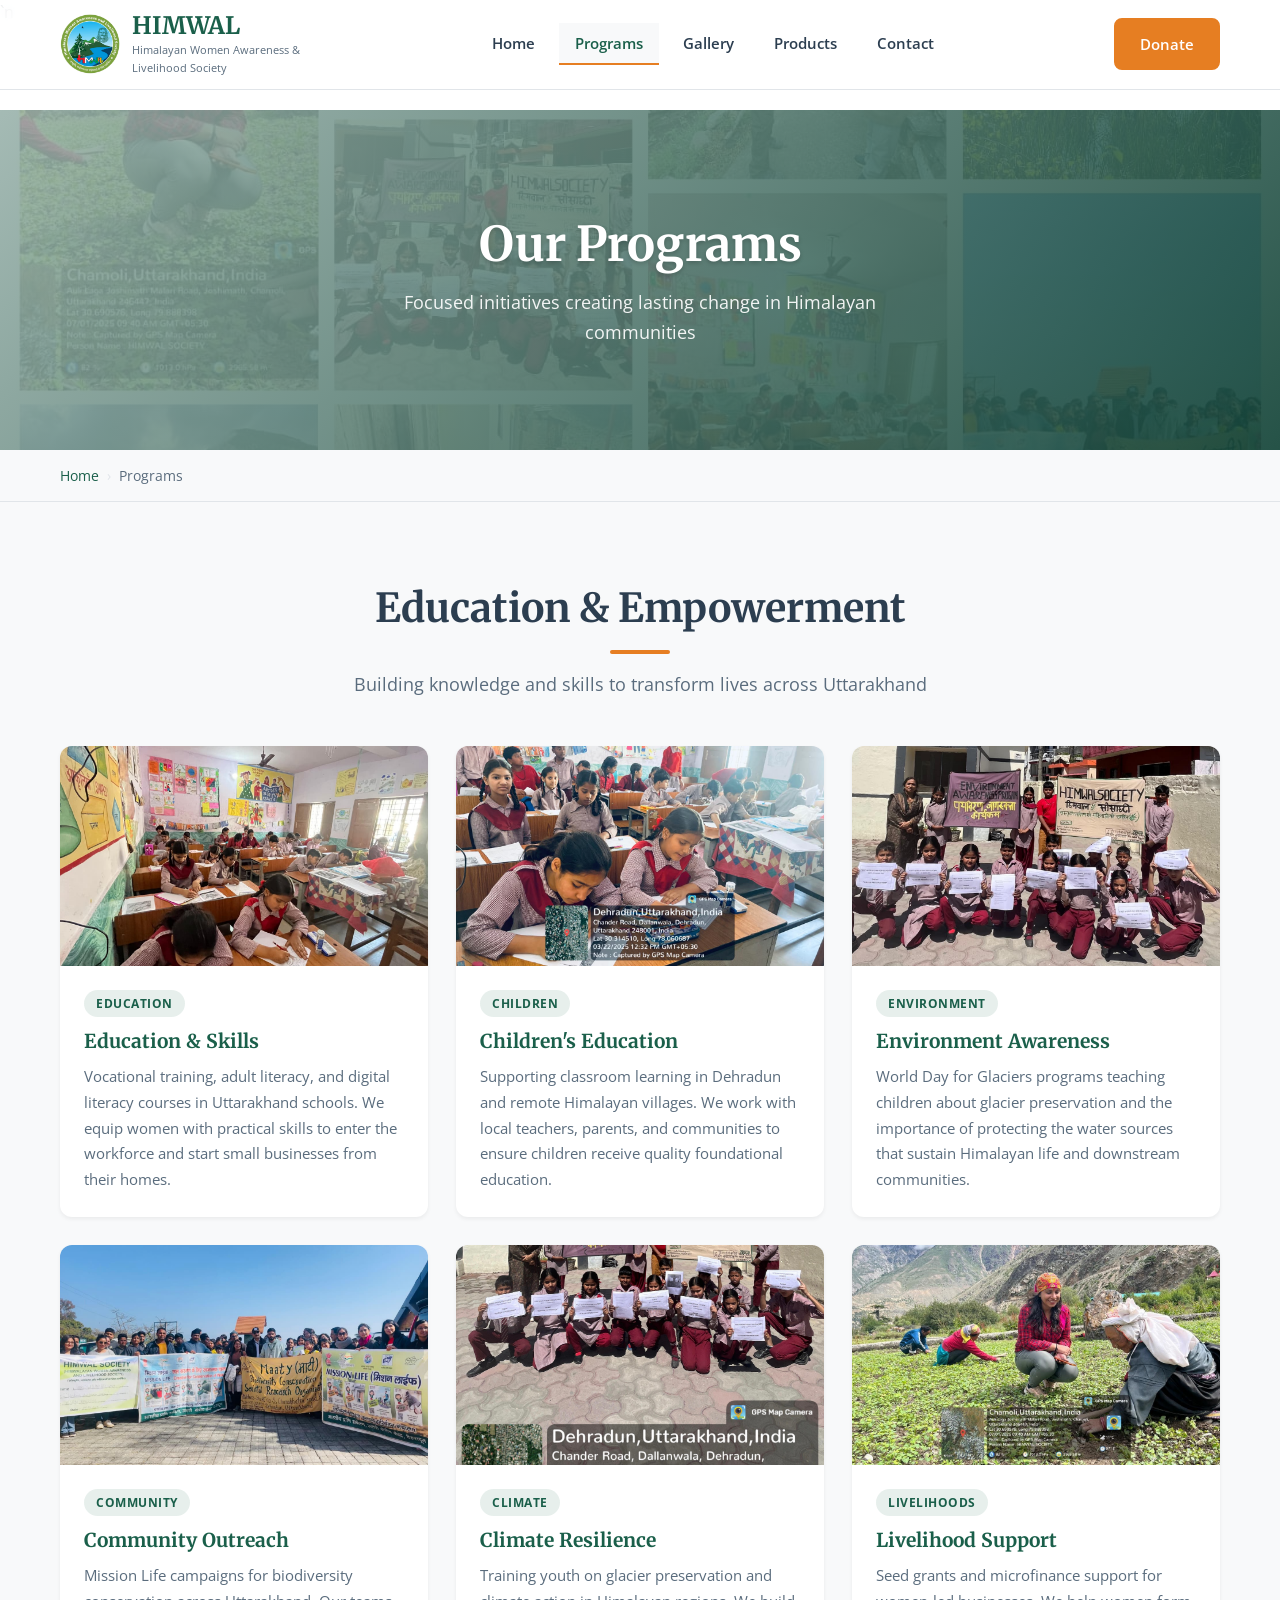
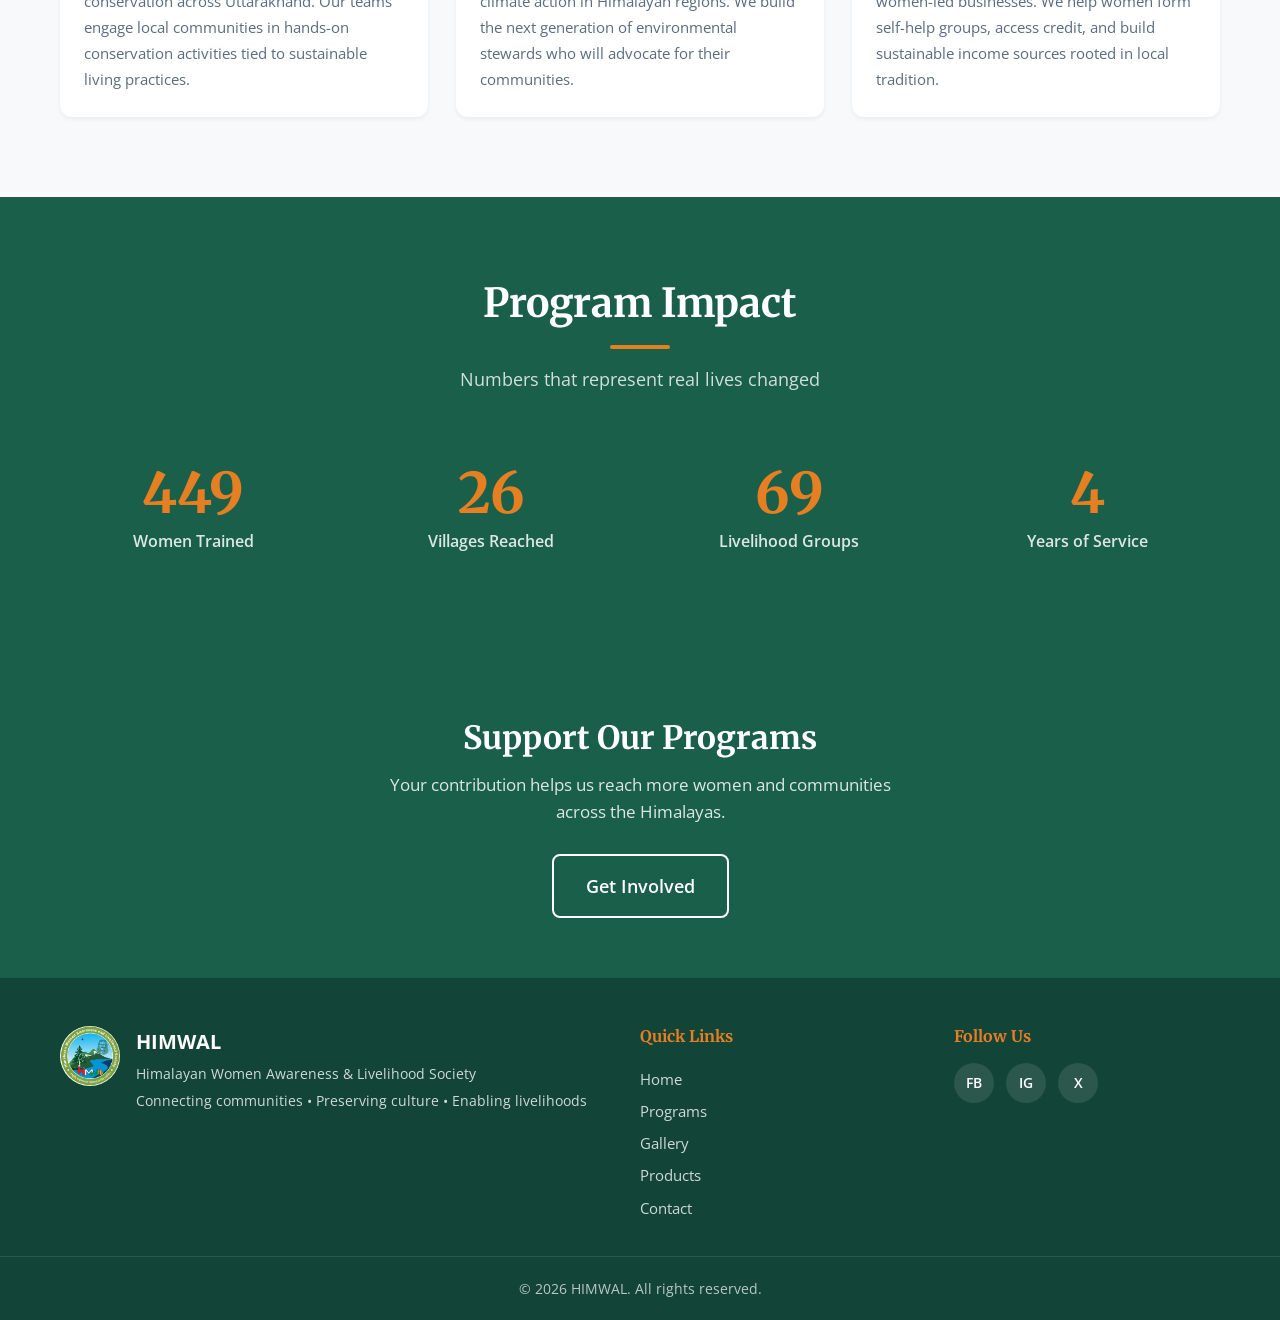
<file: programs.html>
<!DOCTYPE html>
<html lang="en">
<head>
  <meta charset="utf-8">
  <meta name="viewport" content="width=device-width, initial-scale=1">
  <title>Our Programs | HIMWAL</title>
  <meta name="description" content="HIMWAL's programs in education, skills, environment awareness, and climate resilience across Uttarakhand.">
  <!-- Open Graph / Social sharing -->
  <meta property="og:title" content="Our Programs — HIMWAL">
  <meta property="og:description" content="Education, skill development, environment awareness, and climate resilience initiatives across Uttarakhand.">
  <meta property="og:image" content="https://ASM0107.github.io/HIMWAL-himwallatest/images/LOGO.jpg">
  <meta property="og:url" content="https://ASM0107.github.io/HIMWAL-himwallatest/programs.html">
  <meta property="og:type" content="website">
  <meta name="twitter:card" content="summary_large_image">`n  <meta name="theme-color" content="#1a5f4a">
  <link rel="preconnect" href="https://fonts.googleapis.com">
  <link rel="preconnect" href="https://fonts.gstatic.com" crossorigin>
  <link href="https://fonts.googleapis.com/css2?family=Merriweather:wght@400;700&family=Open+Sans:wght@400;600&display=swap" rel="stylesheet">
  <link rel="stylesheet" href="styles.css">
  <link rel="icon" type="image/jpeg" href="images/LOGO.jpg">
</head>
<body>
<div id="site-header"></div>

<main id="main-content">

<!-- Page Hero -->
<div class="page-hero">
  <div class="page-hero-overlay"></div>
  <div class="page-hero-content">
    <h1>Our Programs</h1>
    <p>Focused initiatives creating lasting change in Himalayan communities</p>
  </div>
</div>

<!-- Breadcrumb -->
<div class="breadcrumb">
  <div class="container breadcrumb-inner">
    <a href="index.html">Home</a>
    <span class="breadcrumb-sep">›</span>
    <span>Programs</span>
  </div>
</div>

<!-- Programs Section -->
<section class="section section-light">
  <div class="container">
    <div class="section-header">
      <h2>Education & Empowerment</h2>
      <div class="section-line"></div>
      <p>Building knowledge and skills to transform lives across Uttarakhand</p>
    </div>

    <div class="programs-grid">

      <article class="program-card">
        <div class="program-image">
          <img src="images/classroom.jpeg" alt="Education program in classroom" loading="lazy" width="800" height="600">
        </div>
        <div class="program-content">
          <span class="program-tag">Education</span>
          <h3>Education & Skills</h3>
          <p>Vocational training, adult literacy, and digital literacy courses in Uttarakhand schools. We equip women with practical skills to enter the workforce and start small businesses from their homes.</p>
        </div>
      </article>

      <article class="program-card">
        <div class="program-image">
          <img src="images/classroom 2 wt details.jpeg" alt="Children's education in Dehradun" loading="lazy" width="800" height="600">
        </div>
        <div class="program-content">
          <span class="program-tag">Children</span>
          <h3>Children's Education</h3>
          <p>Supporting classroom learning in Dehradun and remote Himalayan villages. We work with local teachers, parents, and communities to ensure children receive quality foundational education.</p>
        </div>
      </article>

      <article class="program-card">
        <div class="program-image">
          <img src="images/kids with banners.jpeg" alt="Environment awareness campaign" loading="lazy" width="800" height="600">
        </div>
        <div class="program-content">
          <span class="program-tag">Environment</span>
          <h3>Environment Awareness</h3>
          <p>World Day for Glaciers programs teaching children about glacier preservation and the importance of protecting the water sources that sustain Himalayan life and downstream communities.</p>
        </div>
      </article>

      <article class="program-card">
        <div class="program-image">
          <img src="images/people holding banners.jpeg" alt="Community outreach event" loading="lazy" width="800" height="600">
        </div>
        <div class="program-content">
          <span class="program-tag">Community</span>
          <h3>Community Outreach</h3>
          <p>Mission Life campaigns for biodiversity conservation across Uttarakhand. Our teams engage local communities in hands-on conservation activities tied to sustainable living practices.</p>
        </div>
      </article>

      <article class="program-card">
        <div class="program-image">
          <img src="images/kids with banners and loc.jpeg" alt="Climate resilience training" loading="lazy" width="800" height="600">
        </div>
        <div class="program-content">
          <span class="program-tag">Climate</span>
          <h3>Climate Resilience</h3>
          <p>Training youth on glacier preservation and climate action in Himalayan regions. We build the next generation of environmental stewards who will advocate for their communities.</p>
        </div>
      </article>

      <article class="program-card">
        <div class="program-image">
          <img src="images/titleimg.jpeg" alt="Livelihood support program" loading="lazy" width="800" height="600">
        </div>
        <div class="program-content">
          <span class="program-tag">Livelihoods</span>
          <h3>Livelihood Support</h3>
          <p>Seed grants and microfinance support for women-led businesses. We help women form self-help groups, access credit, and build sustainable income sources rooted in local tradition.</p>
        </div>
      </article>

    </div>
  </div>
</section>

<!-- Impact Strip -->
<section class="section section-dark">
  <div class="container">
    <div class="section-header section-header-light">
      <h2>Program Impact</h2>
      <div class="section-line"></div>
      <p>Numbers that represent real lives changed</p>
    </div>
    <div class="impact-grid">
      <div class="impact-item">
        <span class="impact-number" data-target="812">0</span>
        <span class="impact-label">Women Trained</span>
      </div>
      <div class="impact-item">
        <span class="impact-number" data-target="48">0</span>
        <span class="impact-label">Villages Reached</span>
      </div>
      <div class="impact-item">
        <span class="impact-number" data-target="125">0</span>
        <span class="impact-label">Livelihood Groups</span>
      </div>
      <div class="impact-item">
        <span class="impact-number" data-target="9">0</span>
        <span class="impact-label">Years of Service</span>
      </div>
    </div>
  </div>
</section>

<!-- CTA -->
<div class="cta-band">
  <div class="container">
    <h2>Support Our Programs</h2>
    <p>Your contribution helps us reach more women and communities across the Himalayas.</p>
    <a href="index.html#contact" class="btn btn-outline btn-lg">Get Involved</a>
  </div>
</div>
</main>

<div id="site-footer"></div>

<script src="layout.js"></script>
<script src="scripts.js"></script>
</body>
</html>
</file>
<file: styles.css>
/* ========================================
   HIMWAL - Professional NGO Website Styles
   ======================================== */

/* CSS Variables */
:root {
  --color-primary: #1a5f4a;
  --color-primary-dark: #134438;
  --color-primary-light: #2d8a6e;
  --color-secondary: #e67e22;
  --color-secondary-dark: #d35400;
  --color-text: #2c3e50;
  --color-text-light: #5a6c7d;
  --color-bg: #ffffff;
  --color-bg-light: #f8f9fa;
  --color-bg-dark: #1a5f4a;
  --color-border: #e1e5e9;

  --font-heading: 'Merriweather', Georgia, serif;
  --font-body: 'Open Sans', -apple-system, BlinkMacSystemFont, sans-serif;

  --shadow-sm: 0 2px 4px rgba(0, 0, 0, 0.06);
  --shadow-md: 0 4px 12px rgba(0, 0, 0, 0.1);
  --shadow-lg: 0 8px 24px rgba(0, 0, 0, 0.12);

  --radius-sm: 4px;
  --radius-md: 8px;
  --radius-lg: 12px;

  --transition: 0.3s ease;
  --max-width: 1200px;
  --header-height: 84px;
}

/* Reset & Base */
*, *::before, *::after {
  box-sizing: border-box;
  margin: 0;
  padding: 0;
}

html { scroll-behavior: smooth; }

body {
  font-family: var(--font-body);
  font-size: 16px;
  line-height: 1.6;
  color: var(--color-text);
  background-color: var(--color-bg);
  -webkit-font-smoothing: antialiased;
  -moz-osx-font-smoothing: grayscale;
}

img { max-width: 100%; height: auto; display: block; }
a { color: var(--color-primary); text-decoration: none; transition: color var(--transition); }
a:hover { color: var(--color-primary-dark); }

h1, h2, h3, h4, h5, h6 {
  font-family: var(--font-heading);
  font-weight: 700;
  line-height: 1.3;
  color: var(--color-text);
}

/* Screen-reader only utility */
.sr-only {
  position: absolute;
  width: 1px;
  height: 1px;
  padding: 0;
  margin: -1px;
  overflow: hidden;
  clip: rect(0, 0, 0, 0);
  white-space: nowrap;
  border: 0;
}

/* Skip navigation link (injected by layout.js) */
.skip-link {
  position: absolute;
  top: -100%;
  left: 12px;
  background: var(--color-primary);
  color: white;
  padding: 12px 24px;
  border-radius: 0 0 var(--radius-md) var(--radius-md);
  z-index: 9999;
  font-weight: 600;
  text-decoration: none;
  transition: top 0.2s;
}
.skip-link:focus { top: 0; }

/* Keyboard focus ring — respect :focus-visible so mouse users don't see outlines */
:focus-visible {
  outline: 3px solid var(--color-secondary);
  outline-offset: 3px;
  border-radius: var(--radius-sm);
}

/* Fade-in animation classes (used by scripts.js IntersectionObserver) */
.fade-in-ready {
  opacity: 0;
  transform: translateY(20px);
  transition: opacity 0.6s ease, transform 0.6s ease;
}
.fade-in-ready.visible {
  opacity: 1;
  transform: translateY(0);
}

/* Container */
.container {
  width: 100%;
  max-width: var(--max-width);
  margin: 0 auto;
  padding: 0 20px;
}

/* ========================================
   Header
   ======================================== */
.header {
  position: fixed;
  top: 0; left: 0; right: 0;
  z-index: 1000;
  border-bottom: 1px solid var(--color-border);
  transition: box-shadow var(--transition);
  background: rgba(255, 255, 255, 0.98);
}

@supports (backdrop-filter: blur(10px)) {
  .header {
    background: rgba(255, 255, 255, 0.88);
    backdrop-filter: blur(10px);
  }
}

.header-inner {
  display: flex;
  align-items: center;
  justify-content: space-between;
  padding: 12px 20px;
  gap: 24px;
}

.logo {
  display: flex;
  align-items: center;
  gap: 12px;
  text-decoration: none;
}

.logo img {
  width: 60px; height: 60px;
  border-radius: 50%;
  object-fit: cover;
}

.logo-text { display: flex; flex-direction: column; }

.logo-title {
  font-family: var(--font-heading);
  font-size: 1.5rem;
  font-weight: 700;
  color: var(--color-primary);
  line-height: 1.2;
}

.logo-tagline { font-size: 0.7rem; color: var(--color-text-light); max-width: 180px; }

.nav { display: flex; gap: 8px; }

.nav a {
  padding: 8px 16px;
  font-size: 0.95rem;
  font-weight: 600;
  color: var(--color-text);
  border-radius: var(--radius-sm);
  transition: all var(--transition);
}

.nav a:hover, .nav a.active {
  color: var(--color-primary);
  background: var(--color-bg-light);
}

.nav a.active {
  border-bottom: 2px solid var(--color-secondary);
  border-radius: 0;
}

.header-actions { display: flex; align-items: center; gap: 12px; }

.menu-toggle {
  display: none;
  flex-direction: column;
  gap: 5px;
  background: none;
  border: none;
  cursor: pointer;
  padding: 8px;
}

.menu-toggle span { width: 24px; height: 2px; background: var(--color-text); border-radius: 2px; }

/* Mobile Nav */
@media (max-width: 1024px) {
  .nav {
    display: none;
    position: absolute;
    top: 100%; left: 0; right: 0;
    background: white;
    flex-direction: column;
    padding: 12px 20px;
    border-top: 1px solid var(--color-border);
    box-shadow: var(--shadow-md);
  }
  .nav.nav-open { display: flex; }
  .menu-toggle { display: flex; }
}

/* ========================================
   Buttons
   ======================================== */
.btn {
  display: inline-flex;
  align-items: center;
  justify-content: center;
  padding: 12px 24px;
  font-family: var(--font-body);
  font-size: 0.95rem;
  font-weight: 600;
  border-radius: var(--radius-md);
  border: 2px solid transparent;
  cursor: pointer;
  transition: all var(--transition);
  text-decoration: none;
}

.btn-primary { background: var(--color-secondary); color: white; border-color: var(--color-secondary); }
.btn-primary:hover { background: var(--color-secondary-dark); border-color: var(--color-secondary-dark); color: white; transform: translateY(-2px); box-shadow: var(--shadow-md); }
.btn-secondary { background: var(--color-primary); color: white; border-color: var(--color-primary); }
.btn-secondary:hover { background: var(--color-primary-dark); border-color: var(--color-primary-dark); color: white; }
.btn-outline { background: transparent; color: white; border-color: white; }
.btn-outline:hover { background: white; color: var(--color-primary); }
.btn-lg { padding: 16px 32px; font-size: 1.1rem; }
.btn-block { width: 100%; }

/* ========================================
   Page Hero (subpages)
   ======================================== */
.page-hero {
  position: relative;
  height: 340px;
  display: flex;
  align-items: center;
  justify-content: center;
  background: url('images/coverpage.jpeg') center/cover no-repeat;
  margin-top: var(--header-height);
}

.page-hero-overlay {
  position: absolute;
  inset: 0;
  background: linear-gradient(135deg, rgba(152, 177, 170, 0.88), rgba(19, 68, 56, 0.92));
}

.page-hero-content {
  position: relative;
  z-index: 1;
  text-align: center;
  color: white;
  padding: 40px 20px;
}

.page-hero-content h1 {
  font-size: clamp(2rem, 4vw, 3rem);
  color: white;
  margin-bottom: 12px;
  text-shadow: 0 2px 4px rgba(0,0,0,0.2);
}

.page-hero-content p {
  font-size: 1.15rem;
  opacity: 0.92;
  max-width: 560px;
  margin: 0 auto;
}

/* Breadcrumb */
.breadcrumb {
  padding: 14px 0;
  background: var(--color-bg-light);
  border-bottom: 1px solid var(--color-border);
}

.breadcrumb-inner {
  display: flex;
  align-items: center;
  gap: 8px;
  font-size: 0.9rem;
  color: var(--color-text-light);
}

.breadcrumb-inner a { color: var(--color-primary); }
.breadcrumb-inner a:hover { color: var(--color-primary-dark); }
.breadcrumb-sep { color: var(--color-border); }

/* ========================================
   Sections
   ======================================== */
.section { padding: 80px 0; }
.section-light { background: var(--color-bg-light); }
.section-dark { background: var(--color-bg-dark); color: white; }

.section-header { text-align: center; margin-bottom: 48px; }
.section-header h2 { font-size: 2.5rem; margin-bottom: 16px; }
.section-header-light h2 { color: white; }
.section-header p { color: var(--color-text-light); font-size: 1.1rem; max-width: 600px; margin: 0 auto; }
.section-header-light p { color: rgba(255,255,255,0.8); }

.section-line {
  width: 60px; height: 4px;
  background: var(--color-secondary);
  margin: 0 auto 16px;
  border-radius: 2px;
}

/* ========================================
   About Section (index only)
   ======================================== */
.about-grid {
  display: grid;
  grid-template-columns: 1fr 1fr;
  gap: 48px;
  align-items: start;
}

.about-content .lead {
  font-size: 1.2rem;
  color: var(--color-primary);
  margin-bottom: 16px;
  font-weight: 600;
}

.about-content p { margin-bottom: 16px; color: var(--color-text-light); }

.about-cards { display: flex; flex-direction: column; gap: 24px; }

.info-card {
  background: white;
  padding: 24px;
  border-radius: var(--radius-lg);
  box-shadow: var(--shadow-md);
  border-left: 4px solid var(--color-primary);
}

.info-card-icon {
  width: 48px; height: 48px;
  background: var(--color-bg-light);
  border-radius: 50%;
  display: flex; align-items: center; justify-content: center;
  margin-bottom: 16px;
}

.info-card-icon svg { width: 24px; height: 24px; color: var(--color-primary); }
.info-card h3 { font-size: 1.25rem; margin-bottom: 8px; color: var(--color-primary); }
.info-card p { color: var(--color-text-light); font-size: 0.95rem; }

/* ========================================
   Programs Page
   ======================================== */
.programs-grid {
  display: grid;
  grid-template-columns: repeat(3, 1fr);
  gap: 28px;
}

.program-card {
  background: white;
  border-radius: var(--radius-lg);
  overflow: hidden;
  box-shadow: var(--shadow-sm);
  transition: all var(--transition);
}

.program-card:hover { transform: translateY(-8px); box-shadow: var(--shadow-lg); }

.program-image { height: 220px; overflow: hidden; }

.program-image img { width: 100%; height: 100%; object-fit: cover; transition: transform var(--transition); }

.program-card:hover .program-image img { transform: scale(1.08); }

.program-content { padding: 24px; }
.program-content h3 { font-size: 1.2rem; margin-bottom: 10px; color: var(--color-primary); }
.program-content p { color: var(--color-text-light); font-size: 0.95rem; line-height: 1.7; }

.program-tag {
  display: inline-block;
  padding: 4px 12px;
  background: rgba(26,95,74,0.1);
  color: var(--color-primary);
  font-size: 0.75rem;
  font-weight: 700;
  text-transform: uppercase;
  letter-spacing: 0.5px;
  border-radius: 20px;
  margin-bottom: 12px;
}

/* ========================================
   Gallery / Work in Action
   ======================================== */
.gallery-filter {
  display: flex;
  justify-content: center;
  gap: 12px;
  margin-bottom: 40px;
  flex-wrap: wrap;
}

.filter-btn {
  padding: 8px 20px;
  border: 2px solid var(--color-primary);
  background: transparent;
  color: var(--color-primary);
  font-family: var(--font-body);
  font-size: 0.9rem;
  font-weight: 600;
  border-radius: 30px;
  cursor: pointer;
  transition: all var(--transition);
}

.filter-btn:hover, .filter-btn.active {
  background: var(--color-primary);
  color: white;
}

.gallery-masonry {
  display: grid;
  grid-template-columns: repeat(3, 1fr);
  gap: 20px;
}

.gallery-item {
  position: relative;
  overflow: hidden;
  border-radius: var(--radius-lg);
  cursor: pointer;
  margin: 0;
}

.gallery-item img {
  width: 100%; height: 260px;
  object-fit: cover;
  transition: transform 0.5s ease;
  display: block;
}

.gallery-item.tall img { height: 380px; }

.gallery-item:hover img { transform: scale(1.07); }

.gallery-item-overlay {
  position: absolute;
  inset: 0;
  background: linear-gradient(to top, rgba(0,0,0,0.78) 0%, transparent 60%);
  opacity: 0;
  transition: opacity 0.3s ease;
  display: flex;
  flex-direction: column;
  justify-content: flex-end;
  padding: 20px;
}

.gallery-item:hover .gallery-item-overlay { opacity: 1; }

.gallery-tag {
  display: inline-block;
  padding: 4px 12px;
  background: var(--color-secondary);
  color: white;
  font-size: 0.75rem;
  font-weight: 700;
  text-transform: uppercase;
  letter-spacing: 0.5px;
  border-radius: 20px;
  margin-bottom: 8px;
  width: fit-content;
}

.gallery-item-overlay h4 {
  color: white;
  font-size: 1rem;
  font-family: var(--font-heading);
  margin: 0;
}

/* ========================================
   Products Page
   ======================================== */
.products-intro {
  text-align: center;
  max-width: 700px;
  margin: 0 auto 60px;
  color: var(--color-text-light);
  font-size: 1.05rem;
  line-height: 1.8;
}

.products-grid {
  display: grid;
  grid-template-columns: repeat(3, 1fr);
  gap: 28px;
}

.product-card {
  background: white;
  border-radius: var(--radius-lg);
  overflow: hidden;
  box-shadow: var(--shadow-sm);
  transition: all var(--transition);
  display: flex;
  flex-direction: column;
}

.product-card:hover { transform: translateY(-6px); box-shadow: var(--shadow-lg); }

.product-image { height: 240px; overflow: hidden; position: relative; }

.product-image img { width: 100%; height: 100%; object-fit: cover; transition: transform var(--transition); }

.product-card:hover .product-image img { transform: scale(1.06); }

.product-badge {
  position: absolute;
  top: 14px; right: 14px;
  padding: 5px 14px;
  background: var(--color-secondary);
  color: white;
  font-size: 0.78rem;
  font-weight: 700;
  text-transform: uppercase;
  letter-spacing: 0.4px;
  border-radius: 20px;
}

.product-content {
  padding: 24px;
  flex: 1;
  display: flex;
  flex-direction: column;
}

.product-content h3 { font-size: 1.15rem; margin-bottom: 8px; color: var(--color-primary); }

.product-content p { color: var(--color-text-light); font-size: 0.93rem; margin-bottom: 16px; flex: 1; }

.product-footer {
  display: flex;
  justify-content: space-between;
  align-items: center;
  padding-top: 16px;
  border-top: 1px solid var(--color-border);
  margin-top: auto;
}

.product-price {
  font-family: var(--font-heading);
  font-size: 1.3rem;
  font-weight: 700;
  color: var(--color-primary);
}

.product-price span {
  font-family: var(--font-body);
  font-size: 0.8rem;
  font-weight: 400;
  color: var(--color-text-light);
}

/* CTA Band */
.cta-band {
  background: var(--color-primary);
  padding: 60px 0;
  text-align: center;
}

.cta-band h2 { color: white; font-size: 2rem; margin-bottom: 12px; }
.cta-band p { color: rgba(255,255,255,0.85); font-size: 1.05rem; margin-bottom: 28px; max-width: 520px; margin-left: auto; margin-right: auto; }

/* ========================================
   Impact Section
   ======================================== */
.impact-grid {
  display: grid;
  grid-template-columns: repeat(4, 1fr);
  gap: 32px;
  text-align: center;
}

.impact-item { padding: 24px; }

.impact-number {
  display: block;
  font-family: var(--font-heading);
  font-size: 3.5rem;
  font-weight: 700;
  color: var(--color-secondary);
  line-height: 1;
  margin-bottom: 8px;
}

.impact-label { font-size: 1rem; color: rgba(255,255,255,0.85); font-weight: 600; }

/* ========================================
   Involve Section
   ======================================== */
.involve-grid { display: grid; grid-template-columns: repeat(3, 1fr); gap: 24px; }

.involve-card {
  background: white;
  padding: 32px;
  border-radius: var(--radius-lg);
  box-shadow: var(--shadow-md);
  text-align: center;
  transition: all var(--transition);
}

.involve-card:hover { transform: translateY(-4px); box-shadow: var(--shadow-lg); }
.involve-card h3 { font-size: 1.5rem; margin-bottom: 12px; color: var(--color-primary); }
.involve-card p { color: var(--color-text-light); margin-bottom: 20px; }

/* ========================================
   Contact Section
   ======================================== */
.contact-grid { display: grid; grid-template-columns: 1fr 1fr; gap: 48px; align-items: start; }
.contact-info h3 { font-size: 1.5rem; margin-bottom: 16px; color: var(--color-primary); }
.contact-info > p { color: var(--color-text-light); margin-bottom: 24px; }
.contact-details { display: flex; flex-direction: column; gap: 16px; }
.contact-item { display: flex; flex-direction: column; gap: 4px; }
.contact-item strong { color: var(--color-text); font-size: 0.9rem; }
.contact-item a, .contact-item span { color: var(--color-text-light); }

.contact-form {
  background: white;
  padding: 32px;
  border-radius: var(--radius-lg);
  box-shadow: var(--shadow-md);
}

.form-group { margin-bottom: 16px; }

.form-group input,
.form-group textarea {
  width: 100%;
  padding: 14px 16px;
  font-family: var(--font-body);
  font-size: 1rem;
  border: 2px solid var(--color-border);
  border-radius: var(--radius-md);
  transition: border-color var(--transition);
}

.form-group input:focus,
.form-group textarea:focus { outline: none; border-color: var(--color-primary); }

.form-group textarea { resize: vertical; min-height: 120px; }

/* ========================================
   Footer
   ======================================== */
.footer { background: var(--color-primary-dark); color: white; padding-top: 48px; }

.footer-inner {
  display: grid;
  grid-template-columns: 2fr 1fr 1fr;
  gap: 48px;
  padding-bottom: 32px;
}

.footer-brand { display: flex; gap: 16px; align-items: flex-start; }

.footer-logo { width: 60px; height: 60px; border-radius: 50%; object-fit: cover; }

.footer-brand strong { font-size: 1.25rem; display: block; margin-bottom: 4px; }
.footer-brand p { font-size: 0.9rem; opacity: 0.8; margin-bottom: 4px; }
.footer-tagline { font-size: 0.85rem; opacity: 0.7; }

.footer-links h4, .footer-social h4 { font-size: 1rem; margin-bottom: 16px; color: var(--color-secondary); }

.footer-links a { display: block; color: rgba(255,255,255,0.8); padding: 4px 0; font-size: 0.95rem; }
.footer-links a:hover { color: white; }

.social-links { display: flex; gap: 12px; }

.social-links a {
  width: 40px; height: 40px;
  background: rgba(255,255,255,0.1);
  border-radius: 50%;
  display: flex; align-items: center; justify-content: center;
  color: white;
  font-size: 0.85rem;
  font-weight: 600;
  transition: all var(--transition);
}

.social-links a:hover { background: var(--color-secondary); }

.footer-bottom { border-top: 1px solid rgba(255,255,255,0.1); padding: 20px 0; text-align: center; }
.footer-bottom p { font-size: 0.9rem; opacity: 0.7; }

/* ========================================
   Hero — Cinematic Parallax
   ======================================== */
.hero {
  position: relative;
  width: 100%;
  height: 100vh;
  min-height: 640px;
  overflow: hidden;
  margin-top: var(--header-height);
  background: #040f0a;
}

/* ---- Parallax layers ---- */
.hero-layer {
  position: absolute;
  inset: -14% 0;
  width: 100%;
  background-size: cover;
  background-position: center;
  background-repeat: no-repeat;
  will-change: transform;
}

.hero-layer--bg {
  background-image: url('images/coverpage.jpeg');
  background-position: center 35%;
  z-index: 1;
}

/* Mountain foreground: darker bottom crop of the same bg for depth */
.hero-layer--mountains {
  z-index: 3;
  background: none;
  inset: auto 0 -6% 0;
  height: 42%;
  background-image: url('images/coverpage.jpeg');
  background-position: center 90%;  /* show bottom/foreground of mountain photo */
  background-size: cover;
  -webkit-mask-image: linear-gradient(to bottom, transparent 0%, black 50%, black 100%);
  mask-image: linear-gradient(to bottom, transparent 0%, black 50%, black 100%);
  opacity: 0.55;
  /* Extra darkening so it reads as a silhouette foreground */
  filter: brightness(0.35) saturate(0.6);
}

/* ---- Cinematic gradient ---- */
/* Keeps top 35% clear so mountains are visible,
   then builds strong darkness toward bottom centre for text */
.hero-gradient {
  position: absolute;
  inset: 0;
  z-index: 2;
  pointer-events: none;
  background:
    /* top gentle tint */
    linear-gradient(to bottom, rgba(4,12,8,0.45) 0%, transparent 35%),
    /* strong bottom-up vignette for ticker + text */
    linear-gradient(to top,    rgba(4,12,8,0.97) 0%, rgba(4,12,8,0.75) 30%, transparent 65%),
    /* radial centre shadow behind text */
    radial-gradient(ellipse 80% 55% at 50% 62%, rgba(4,12,8,0.55) 0%, transparent 100%);
}

/* ---- Content: centred over hero ---- */
.hero-content-wrap {
  position: absolute;
  inset: 0;
  z-index: 5;
  display: flex;
  flex-direction: column;
  align-items: center;
  justify-content: center;
  text-align: center;
  padding: 0 24px;
  padding-bottom: 80px; /* lift above ticker */
}

/* ---- Eyebrow ---- */
.hero-eyebrow {
  display: flex;
  align-items: center;
  justify-content: center;
  gap: 14px;
  font-family: var(--font-body);
  font-size: 0.72rem;
  font-weight: 700;
  letter-spacing: 4px;
  text-transform: uppercase;
  color: var(--color-secondary);
  margin-bottom: 20px;
  opacity: 0;
  transform: translateY(14px);
}

.hero-eyebrow-rule {
  display: block;
  width: 32px;
  height: 2px;
  background: var(--color-secondary);
  flex-shrink: 0;
  border-radius: 1px;
}

/* ---- Title: 3-line typographic stack ---- */
.hero-title {
  display: flex;
  flex-direction: column;
  align-items: center;
  margin: 0 0 22px;
  opacity: 0;
  transform: translateY(20px);
}

.ht-word {
  display: block;
  font-family: var(--font-heading);
}

/* "Empowering" — small, italic, dimmed */
.ht-empowering {
  font-size: clamp(1rem, 2vw, 1.5rem);
  font-weight: 400;
  font-style: italic;
  color: rgba(255,255,255,0.55);
  letter-spacing: 0.05em;
  margin-bottom: 6px;
}

/* "Himalayan" — massive, bold, white */
.ht-himalayan {
  font-size: clamp(3.8rem, 8.5vw, 7.5rem);
  font-weight: 700;
  color: #ffffff;
  letter-spacing: -0.03em;
  line-height: 0.92;
  text-shadow: 0 4px 40px rgba(0,0,0,0.6);
}

/* "Women" — same massive size, orange */
.ht-women {
  font-size: clamp(3.8rem, 8.5vw, 7.5rem);
  font-weight: 700;
  color: var(--color-secondary);
  letter-spacing: -0.03em;
  line-height: 0.92;
  text-shadow: 0 4px 40px rgba(0,0,0,0.4);
}

/* ---- Subtitle ---- */
.hero-subtitle {
  font-size: clamp(1rem, 1.8vw, 1.15rem);
  color: rgba(255,255,255,0.6);
  line-height: 1.8;
  max-width: 520px;
  margin-bottom: 36px;
  opacity: 0;
  transform: translateY(14px);
}

/* ---- CTA ---- */
.hero-cta {
  display: flex;
  gap: 14px;
  flex-wrap: wrap;
  justify-content: center;
  opacity: 0;
  transform: translateY(14px);
}

.btn-hero-ghost {
  display: inline-flex;
  align-items: center;
  justify-content: center;
  padding: 14px 28px;
  font-family: var(--font-body);
  font-size: 1.1rem;
  font-weight: 600;
  border-radius: var(--radius-md);
  border: 2px solid rgba(255,255,255,0.4);
  background: transparent;
  color: rgba(255,255,255,0.88);
  text-decoration: none;
  transition: all 0.3s ease;
}
.btn-hero-ghost:hover {
  border-color: white;
  background: rgba(255,255,255,0.1);
  color: white;
  transform: translateY(-2px);
}

/* ---- Stats ticker ---- */
.hero-ticker {
  position: absolute;
  bottom: 0;
  left: 0;
  right: 0;
  z-index: 7;
  overflow: hidden;
  padding: 12px 0;
  border-top: 1px solid rgba(230,126,34,0.2);
  background: rgba(4,12,8,0.82);
  -webkit-backdrop-filter: blur(8px);
  backdrop-filter: blur(8px);
}

.hero-ticker-track {
  display: inline-flex;
  gap: 48px;
  white-space: nowrap;
  font-family: var(--font-body);
  font-size: 0.7rem;
  font-weight: 700;
  letter-spacing: 2.5px;
  text-transform: uppercase;
  color: rgba(255,255,255,0.5);
  animation: heroTicker 30s linear infinite;
}
.hero-ticker-track:hover { animation-play-state: paused; }

.t-dot {
  color: var(--color-secondary);
  font-size: 0.4rem;
  opacity: 0.65;
  vertical-align: middle;
}

@keyframes heroTicker {
  from { transform: translateX(0); }
  to   { transform: translateX(-50%); }
}

/* ---- Scroll cue ---- */
.hero-scroll-cue {
  position: absolute;
  bottom: 60px;
  left: 50%;
  transform: translateX(-50%);
  z-index: 6;
  display: flex;
  flex-direction: column;
  align-items: center;
  gap: 8px;
  opacity: 0;
  animation: scrollCueFade 1s ease 2.6s forwards;
}

.scroll-label {
  font-size: 0.62rem;
  letter-spacing: 3px;
  text-transform: uppercase;
  color: rgba(255,255,255,0.38);
  font-family: var(--font-body);
}

.scroll-arrow { display: flex; flex-direction: column; gap: 3px; }

.scroll-arrow span {
  display: block;
  width: 10px;
  height: 10px;
  border-right: 1.5px solid rgba(255,255,255,0.3);
  border-bottom: 1.5px solid rgba(255,255,255,0.3);
  transform: rotate(45deg);
  animation: scrollBounce 1.6s ease infinite;
}
.scroll-arrow span:nth-child(2) { animation-delay: 0.18s; opacity: 0.45; }

@keyframes scrollBounce {
  0%, 100% { transform: rotate(45deg) translateY(0); }
  50%       { transform: rotate(45deg) translateY(5px); }
}
@keyframes scrollCueFade { to { opacity: 1; } }

/* ---- Responsive ---- */
@media (max-width: 768px) {
  .ht-himalayan, .ht-women { font-size: clamp(3rem, 13vw, 4.5rem); }
  .hero-subtitle { font-size: 1rem; }
}
@media (max-width: 480px) {
  .hero-cta { flex-direction: column; width: 100%; max-width: 260px; }
  .ht-himalayan, .ht-women { font-size: clamp(2.6rem, 15vw, 3.5rem); }
}



/* ---- Parallax layer base ---- */
.hero-layer {
  position: absolute;
  inset: -14% 0;
  width: 100%;
  background-size: cover;
  background-position: center;
  background-repeat: no-repeat;
  will-change: transform;
}

/* ---- Mountain panorama background ---- */
.hero-layer--bg {
  background-image: url('images/coverpage.jpeg');
  background-position: center 38%;
  z-index: 1;
}
.hero-layer--bg::after {
  content: '';
  position: absolute;
  inset: 0;
  background: rgba(4, 12, 8, 0.3);
  pointer-events: none;
}

/* ---- Directional gradient: dark-left for text readability, open-right for photos ---- */
.hero-gradient {
  position: absolute;
  inset: 0;
  z-index: 2;
  pointer-events: none;
  background:
    linear-gradient(to right,
      rgba(4,12,8,0.96) 0%,
      rgba(4,12,8,0.82) 28%,
      rgba(4,12,8,0.5)  48%,
      rgba(4,12,8,0.18) 68%,
      transparent       100%
    ),
    linear-gradient(to top, rgba(4,12,8,0.88) 0%, transparent 38%),
    linear-gradient(to bottom, rgba(4,12,8,0.5) 0%, transparent 18%);
}

/* ---- Mountain foreground silhouette ---- */
.hero-layer--mountains {
  z-index: 3;
  background: none;
  inset: auto 0 -5% 0;
  height: 46%;
  background-image: url('images/titleimg.jpeg');
  background-position: center bottom;
  background-size: cover;
  -webkit-mask-image: linear-gradient(to bottom, transparent 0%, black 38%, black 100%);
  mask-image: linear-gradient(to bottom, transparent 0%, black 38%, black 100%);
  opacity: 0.75;
}

/* ---- Content wrap: left text + right cards ---- */
.hero-content-wrap {
  position: absolute;
  inset: 0;
  z-index: 5;
  display: flex;
  align-items: center;
  padding: 0 6vw;
  gap: 0;
}

/* ---- LEFT: editorial text ---- */
.hero-left {
  width: 46%;
  max-width: 520px;
  flex-shrink: 0;
}

.hero-eyebrow {
  display: flex;
  align-items: center;
  gap: 14px;
  font-family: var(--font-body);
  font-size: 0.72rem;
  font-weight: 700;
  letter-spacing: 4px;
  text-transform: uppercase;
  color: var(--color-secondary);
  margin-bottom: 24px;
  opacity: 0;
  transform: translateX(-20px);
}

.hero-eyebrow-rule {
  display: block;
  width: 36px;
  height: 2px;
  background: var(--color-secondary);
  flex-shrink: 0;
  border-radius: 1px;
}

/* ---- Title: 3-line typographic stack ---- */
.hero-title {
  display: flex;
  flex-direction: column;
  margin: 0 0 24px;
  line-height: 1;
  opacity: 0;
  transform: translateX(-24px);
}

.ht-word {
  display: block;
  font-family: var(--font-heading);
  text-shadow: 0 3px 24px rgba(0,0,0,0.4);
}

/* "Empowering" — small, light, dimmed */
.ht-empowering {
  font-size: clamp(1.1rem, 2.2vw, 1.6rem);
  font-weight: 400;
  color: rgba(255,255,255,0.6);
  letter-spacing: 0.04em;
  margin-bottom: 4px;
}

/* "Himalayan" — large, bold, white */
.ht-himalayan {
  font-size: clamp(3.2rem, 6.5vw, 5.8rem);
  font-weight: 700;
  color: #ffffff;
  letter-spacing: -0.02em;
  line-height: 0.95;
}

/* "Women" — same size, orange accent */
.ht-women {
  font-size: clamp(3.2rem, 6.5vw, 5.8rem);
  font-weight: 700;
  color: var(--color-secondary);
  letter-spacing: -0.02em;
  line-height: 0.95;
}

.hero-subtitle {
  font-size: clamp(0.95rem, 1.6vw, 1.1rem);
  color: rgba(255,255,255,0.65);
  line-height: 1.75;
  margin-bottom: 36px;
  opacity: 0;
  transform: translateX(-16px);
}

/* ---- CTA buttons ---- */
.hero-cta {
  display: flex;
  gap: 14px;
  flex-wrap: wrap;
  opacity: 0;
  transform: translateX(-16px);
}

/* Ghost button designed for dark hero backgrounds */
.btn-hero-ghost {
  display: inline-flex;
  align-items: center;
  justify-content: center;
  padding: 14px 28px;
  font-family: var(--font-body);
  font-size: 1.1rem;
  font-weight: 600;
  border-radius: var(--radius-md);
  border: 2px solid rgba(255,255,255,0.45);
  background: transparent;
  color: rgba(255,255,255,0.9);
  text-decoration: none;
  transition: all 0.3s ease;
  cursor: pointer;
}
.btn-hero-ghost:hover {
  border-color: white;
  background: rgba(255,255,255,0.12);
  color: white;
  transform: translateY(-2px);
}

/* ---- RIGHT: floating photo cards ---- */
.hero-cards {
  flex: 1;
  position: relative;
  height: 100%;
  pointer-events: none;
}

.hpc {
  position: absolute;
  border-radius: 14px;
  overflow: hidden;
  margin: 0;
  padding: 0;
  box-shadow:
    0 28px 70px rgba(0,0,0,0.65),
    0 0 0 1px rgba(255,255,255,0.1);
  opacity: 0;
}

.hpc img {
  width: 100%;
  height: 100%;
  object-fit: cover;
  display: block;
  transform: translateZ(0);
}

/* Back card: tilted right, sits behind */
.hpc--back {
  width: clamp(180px, 20vw, 270px);
  height: clamp(240px, 27vw, 360px);
  top: 50%;
  left: 52%;
  transform: translateY(-58%) rotate(6deg);
  z-index: 1;
}

/* Front card: tilted left, overlaps back */
.hpc--front {
  width: clamp(210px, 23vw, 310px);
  height: clamp(270px, 31vw, 410px);
  top: 50%;
  left: 22%;
  transform: translateY(-46%) rotate(-3.5deg);
  z-index: 2;
}

/* Stat caption on front card */
.hpc--front figcaption {
  position: absolute;
  bottom: 0;
  left: 0;
  right: 0;
  padding: 24px 18px 18px;
  background: linear-gradient(to top, rgba(4,12,8,0.9) 0%, transparent 100%);
  color: rgba(255,255,255,0.85);
  font-family: var(--font-body);
  font-size: 0.82rem;
  font-weight: 600;
  letter-spacing: 0.5px;
}
.hpc--front figcaption strong {
  display: block;
  font-family: var(--font-heading);
  font-size: clamp(1.6rem, 2.5vw, 2.1rem);
  font-weight: 700;
  color: var(--color-secondary);
  line-height: 1;
  margin-bottom: 2px;
}

/* ---- Stats ticker strip ---- */
.hero-ticker {
  position: absolute;
  bottom: 0;
  left: 0;
  right: 0;
  z-index: 7;
  overflow: hidden;
  padding: 11px 0;
  border-top: 1px solid rgba(230,126,34,0.22);
  background: rgba(4,12,8,0.75);
  -webkit-backdrop-filter: blur(10px);
  backdrop-filter: blur(10px);
}

.hero-ticker-track {
  display: inline-flex;
  gap: 40px;
  white-space: nowrap;
  font-family: var(--font-body);
  font-size: 0.72rem;
  font-weight: 700;
  letter-spacing: 2.5px;
  text-transform: uppercase;
  color: rgba(255,255,255,0.55);
  animation: heroTicker 28s linear infinite;
}
.hero-ticker-track:hover { animation-play-state: paused; }

.t-dot {
  color: var(--color-secondary);
  font-size: 0.45rem;
  opacity: 0.7;
  vertical-align: middle;
}

@keyframes heroTicker {
  from { transform: translateX(0); }
  to   { transform: translateX(-50%); }
}

/* ---- Scroll cue ---- */
.hero-scroll-cue {
  position: absolute;
  bottom: 56px;
  left: 6vw;        /* aligned with left text column */
  z-index: 6;
  display: flex;
  flex-direction: column;
  align-items: flex-start;
  gap: 8px;
  opacity: 0;
  animation: scrollCueFade 1s ease 2.8s forwards;
}

.scroll-label {
  font-family: var(--font-body);
  font-size: 0.65rem;
  letter-spacing: 3px;
  text-transform: uppercase;
  color: rgba(255,255,255,0.4);
}

.scroll-arrow {
  display: flex;
  flex-direction: column;
  gap: 3px;
}

.scroll-arrow span {
  display: block;
  width: 11px;
  height: 11px;
  border-right: 1.5px solid rgba(255,255,255,0.35);
  border-bottom: 1.5px solid rgba(255,255,255,0.35);
  transform: rotate(45deg);
  animation: scrollBounce 1.6s ease infinite;
}
.scroll-arrow span:nth-child(2) { animation-delay: 0.18s; opacity: 0.5; }

@keyframes scrollBounce {
  0%, 100% { transform: rotate(45deg) translateY(0); }
  50%       { transform: rotate(45deg) translateY(5px); }
}
@keyframes scrollCueFade { to { opacity: 1; } }

/* ---- Responsive ---- */
@media (max-width: 1024px) {
  .hero-left { width: 52%; }
  .hpc--back  { left: 48%; }
  .hpc--front { left: 16%; }
}

@media (max-width: 768px) {
  .hero-content-wrap { align-items: flex-end; padding-bottom: 90px; }
  .hero-left { width: 100%; max-width: 100%; }
  .hero-cards { display: none; }
  .hero-gradient {
    background:
      linear-gradient(to top, rgba(4,12,8,0.95) 0%, rgba(4,12,8,0.6) 50%, rgba(4,12,8,0.4) 100%);
  }
  .ht-himalayan, .ht-women { font-size: clamp(2.8rem, 11vw, 4rem); }
  .hero-scroll-cue { left: 50%; transform: translateX(-50%); align-items: center; }
}

@media (max-width: 480px) {
  .hero-cta { flex-direction: column; }
  .btn-hero-ghost { text-align: center; }
  .ht-himalayan, .ht-women { font-size: clamp(2.4rem, 13vw, 3.2rem); }
}









/* ---- Layer 2: Community photo panels ---- */
.hero-layer--photos {
  z-index: 2;
  display: flex;
  align-items: center;
  justify-content: center;
  gap: 0;
  background: none;
  inset: 0;              /* photos fill the full hero area */
}

.hero-photo {
  position: absolute;
  top: 0;
  width: 48%;
  height: 100%;
  overflow: hidden;
}

.hero-photo--left  { left: 0; }
.hero-photo--right { right: 0; }

.hero-photo img {
  width: 100%;
  height: 100%;
  object-fit: cover;
  object-position: center top;
  display: block;
  /* No mix-blend-mode — luminosity on a full-viewport image is very expensive.
     Use a simple semi-transparent dark overlay on the ::after instead. */
  transform: translateZ(0); /* GPU layer promotion */
}

/* Fade photos into each other + into the edges.
   Also apply the dark tinting here cheaply instead of via filter/blend. */
.hero-photo--left::after,
.hero-photo--right::after {
  content: '';
  position: absolute;
  inset: 0;
  pointer-events: none;
}

.hero-photo--left::after {
  background: linear-gradient(
    to right,
    rgba(5,18,12,0.72) 0%,
    rgba(5,18,12,0.35) 30%,
    rgba(5,18,12,0.55) 70%,
    rgba(5,18,12,0.88) 100%
  );
}

.hero-photo--right::after {
  background: linear-gradient(
    to left,
    rgba(5,18,12,0.72) 0%,
    rgba(5,18,12,0.35) 30%,
    rgba(5,18,12,0.55) 70%,
    rgba(5,18,12,0.88) 100%
  );
}

/* ---- Layer 3: Mountain foreground silhouette ---- */
.hero-layer--mountains {
  z-index: 3;
  background: none;
  inset: auto 0 -6% 0;         /* anchored to bottom */
  height: 52%;
  background-image: url('images/titleimg.jpeg');
  background-position: center bottom;
  background-size: cover;
  -webkit-mask-image: linear-gradient(to bottom, transparent 0%, black 35%, black 100%);
  mask-image: linear-gradient(to bottom, transparent 0%, black 35%, black 100%);
  /* Cheap opacity instead of mix-blend-mode: multiply */
  opacity: 0.82;
}

/* ---- Vignette overlay ---- */
.hero-vignette {
  position: absolute;
  inset: 0;
  z-index: 4;
  pointer-events: none;
  background:
    /* top fade to black */
    linear-gradient(to bottom, rgba(5,15,10,0.4) 0%, transparent 28%),
    /* bottom emergence gradient */
    linear-gradient(to top, rgba(5,15,10,0.92) 0%, transparent 42%),
    /* centre radial spotlight */
    radial-gradient(ellipse 70% 60% at 50% 55%, transparent 30%, rgba(5,15,10,0.5) 100%);
}

/* ---- Content ---- */
.hero-content-wrap {
  position: absolute;
  inset: 0;
  z-index: 5;
  display: flex;
  flex-direction: column;
  align-items: center;
  justify-content: center;
  text-align: center;
  padding: 0 20px;
  padding-top: 40px;
}

.hero-eyebrow {
  font-family: var(--font-body);
  font-size: 0.78rem;
  font-weight: 700;
  letter-spacing: 4px;
  text-transform: uppercase;
  color: var(--color-secondary);
  margin-bottom: 20px;
  opacity: 0;            /* animated in by hero.js */
  transform: translateY(12px);
}

.hero-title {
  font-family: var(--font-heading);
  font-size: clamp(2.8rem, 7vw, 5.2rem);
  color: #ffffff;
  line-height: 1.12;
  margin-bottom: 22px;
  text-shadow: 0 4px 32px rgba(0,0,0,0.5);
  opacity: 0;
  transform: translateY(24px);
}

.hero-title-accent {
  color: var(--color-secondary);
  position: relative;
  display: inline-block;
}

/* Animated underline on the accent word */
.hero-title-accent::after {
  content: '';
  position: absolute;
  bottom: -4px;
  left: 0;
  width: 100%;
  height: 3px;
  background: linear-gradient(90deg, var(--color-secondary), var(--color-primary-light));
  border-radius: 2px;
  transform: scaleX(0);
  transform-origin: left;
  transition: transform 1s ease 1.4s;
}
.hero-title-accent.line-in::after { transform: scaleX(1); }

.hero-subtitle {
  font-size: clamp(1rem, 2.2vw, 1.25rem);
  color: rgba(255,255,255,0.82);
  max-width: 580px;
  line-height: 1.75;
  margin-bottom: 36px;
  opacity: 0;
  transform: translateY(16px);
}

/* reuse .hero-buttons from original — already defined; just override opacity for anim */
.hero-content-wrap .hero-buttons {
  opacity: 0;
  transform: translateY(16px);
}

/* ---- Scroll cue ---- */
.hero-scroll-cue {
  position: absolute;
  bottom: 36px;
  left: 50%;
  transform: translateX(-50%);
  z-index: 6;
  display: flex;
  flex-direction: column;
  align-items: center;
  gap: 8px;
  opacity: 0;
  animation: scrollCueFade 1s ease 2.6s forwards;
}

.scroll-label {
  font-family: var(--font-body);
  font-size: 0.68rem;
  letter-spacing: 3px;
  text-transform: uppercase;
  color: rgba(255,255,255,0.55);
}

.scroll-arrow {
  display: flex;
  flex-direction: column;
  gap: 2px;
}

.scroll-arrow span {
  display: block;
  width: 12px;
  height: 12px;
  border-right: 2px solid rgba(255,255,255,0.45);
  border-bottom: 2px solid rgba(255,255,255,0.45);
  transform: rotate(45deg);
  animation: scrollBounce 1.5s ease infinite;
}

.scroll-arrow span:nth-child(2) { animation-delay: 0.2s; opacity: 0.55; }

@keyframes scrollBounce {
  0%, 100% { transform: rotate(45deg) translateY(0); }
  50%       { transform: rotate(45deg) translateY(5px); }
}

@keyframes scrollCueFade {
  to { opacity: 1; }
}

/* ---- Responsive ---- */
@media (max-width: 768px) {
  .hero-photo { width: 50%; }
  .hero-layer--mountains { height: 45%; }
  .hero-title { font-size: clamp(2.2rem, 9vw, 3rem); }
}

@media (max-width: 480px) {
  .hero-photo--left  { width: 100%; opacity: 0.35; }
  .hero-photo--right { display: none; }
  .hero-layer--mountains { height: 38%; }
}

/* ========================================
   Animations
   ======================================== */
@keyframes fadeInUp {
  from { opacity: 0; transform: translateY(20px); }
  to { opacity: 1; transform: translateY(0); }
}

.animate-fade-in { animation: fadeInUp 0.6s ease forwards; }

/* ========================================
   Responsive
   ======================================== */
@media (max-width: 1024px) {
  .about-grid, .contact-grid { grid-template-columns: 1fr; }
  .programs-grid, .products-grid { grid-template-columns: repeat(2, 1fr); }
  .impact-grid { grid-template-columns: repeat(2, 1fr); }
  .involve-grid { grid-template-columns: 1fr; }
  .footer-inner { grid-template-columns: 1fr; text-align: center; }
  .footer-brand { flex-direction: column; align-items: center; }
  .gallery-masonry { grid-template-columns: repeat(2, 1fr); }
}

@media (max-width: 768px) {
  :root { --header-height: 76px; }
  .hero h1 { font-size: 2rem; }
  .section { padding: 60px 0; }
  .section-header h2 { font-size: 2rem; }
  .programs-grid, .products-grid { grid-template-columns: 1fr; }
  .gallery-masonry { grid-template-columns: 1fr; }
  .impact-grid { grid-template-columns: repeat(2, 1fr); gap: 24px; }
  .impact-number { font-size: 2.5rem; }
  .logo-tagline { display: none; }
  .page-hero { height: 260px; }
}

@media (max-width: 480px) {
  .hero-buttons { flex-direction: column; width: 100%; }
  .btn-lg { width: 100%; }
  .impact-grid { grid-template-columns: 1fr; }
  .header-actions .btn { padding: 8px 12px; font-size: 0.82rem; }
}

/* ========================================
   Products Page
   ======================================== */
.products-hero-note {
  background: rgba(230, 126, 34, 0.08);
  border-left: 4px solid var(--color-secondary);
  padding: 18px 24px;
  border-radius: 0 var(--radius-md) var(--radius-md) 0;
  margin-bottom: 48px;
  color: var(--color-text);
  font-size: 0.97rem;
  max-width: 780px;
}

.products-hero-note strong { color: var(--color-secondary-dark); }

.products-category-tabs {
  display: flex;
  justify-content: center;
  gap: 12px;
  margin-bottom: 40px;
  flex-wrap: wrap;
}

.cat-tab {
  padding: 9px 22px;
  border: 2px solid var(--color-primary);
  background: transparent;
  color: var(--color-primary);
  font-family: var(--font-body);
  font-size: 0.9rem;
  font-weight: 600;
  border-radius: 30px;
  cursor: pointer;
  transition: all var(--transition);
}

.cat-tab:hover, .cat-tab.active {
  background: var(--color-primary);
  color: white;
}

.enquire-btn {
  display: inline-flex;
  align-items: center;
  gap: 6px;
  padding: 9px 18px;
  background: var(--color-primary);
  color: white;
  font-size: 0.88rem;
  font-weight: 600;
  border-radius: var(--radius-md);
  border: none;
  cursor: pointer;
  text-decoration: none;
  transition: all var(--transition);
}

.enquire-btn:hover {
  background: var(--color-primary-dark);
  color: white;
  transform: translateY(-1px);
}

.impact-note {
  display: flex;
  align-items: flex-start;
  gap: 20px;
  background: var(--color-bg-light);
  border-radius: var(--radius-lg);
  padding: 32px;
  margin-top: 60px;
  border: 1px solid var(--color-border);
}

.impact-note-icon {
  width: 56px;
  height: 56px;
  min-width: 56px;
  background: var(--color-primary);
  border-radius: 50%;
  display: flex;
  align-items: center;
  justify-content: center;
}

.impact-note-icon svg { width: 28px; height: 28px; color: white; }
.impact-note-text h3 { color: var(--color-primary); margin-bottom: 8px; }
.impact-note-text p { color: var(--color-text-light); line-height: 1.75; }

@media (max-width: 600px) {
  .impact-note { flex-direction: column; }
}

/* ========================================
   Product Variants (multi-option products)
   ======================================== */
.product-variants {
  margin: 0 0 16px;
  border: 1px solid var(--color-border);
  border-radius: var(--radius-md);
  overflow: hidden;
  font-size: 0.88rem;
}

.product-variant-item {
  display: flex;
  justify-content: space-between;
  align-items: center;
  padding: 7px 12px;
  gap: 8px;
  border-bottom: 1px solid var(--color-border);
  line-height: 1.4;
  transition: background var(--transition);
}

.product-variant-item:last-child { border-bottom: none; }
.product-variant-item:hover { background: var(--color-bg-light); }

.product-variant-item .v-name {
  color: var(--color-text);
  flex: 1;
}

.product-variant-item .v-price {
  font-weight: 700;
  color: var(--color-primary);
  white-space: nowrap;
  font-size: 0.85rem;
}

.product-variant-note {
  font-size: 0.8rem;
  color: var(--color-text-light);
  font-style: italic;
  margin-bottom: 14px;
}

/* ---- Pulses section divider (spans full grid width) ---- */
.products-section-divider {
  grid-column: 1 / -1;
  background: linear-gradient(135deg, var(--color-primary) 0%, var(--color-primary-light) 100%);
  border-radius: var(--radius-lg);
  padding: 28px 36px;
  margin: 16px 0 8px;
}

.products-section-divider-inner {
  display: flex;
  align-items: center;
  gap: 20px;
}

.products-section-divider-icon {
  font-size: 2.8rem;
  line-height: 1;
  flex-shrink: 0;
}

.products-section-divider h2 {
  font-size: 1.6rem;
  color: white;
  margin-bottom: 4px;
}

.products-section-divider p {
  font-size: 0.95rem;
  color: rgba(255, 255, 255, 0.85);
  margin: 0;
}

/* Cards without a photo: tinted banner instead */
.product-image.product-icon-banner {
  height: 120px;
  display: flex;
  align-items: center;
  justify-content: center;
  background: linear-gradient(135deg, var(--color-primary) 0%, var(--color-primary-light) 100%);
}

.product-icon-banner .product-category-icon {
  font-size: 3rem;
  line-height: 1;
}

/* ========================================
   Accessibility — Reduced Motion
   Respect OS-level animation preferences
   ======================================== */
@media (prefers-reduced-motion: reduce) {
  *, *::before, *::after {
    animation-duration: 0.01ms !important;
    animation-iteration-count: 1 !important;
    transition-duration: 0.01ms !important;
  }
  html { scroll-behavior: auto; }
  .fade-in-ready { opacity: 1; transform: none; transition: none; }
}
</file>
